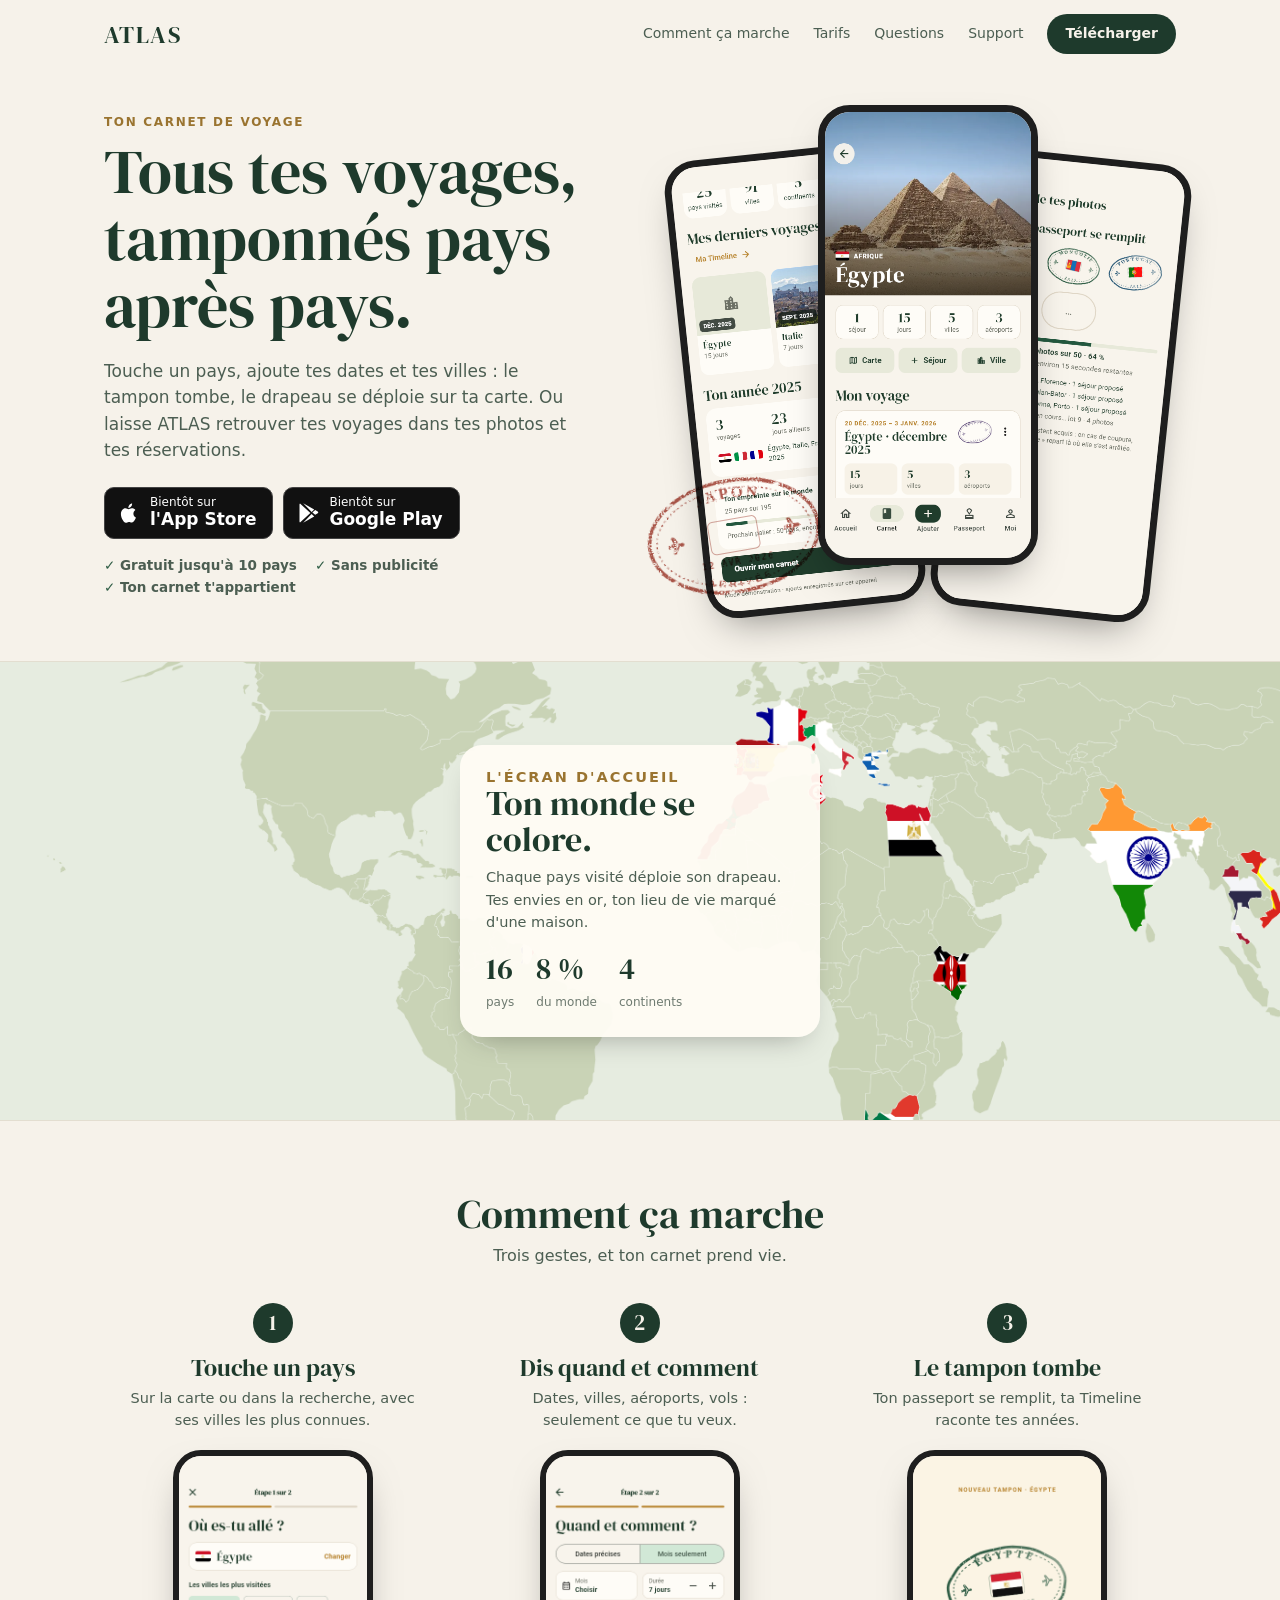
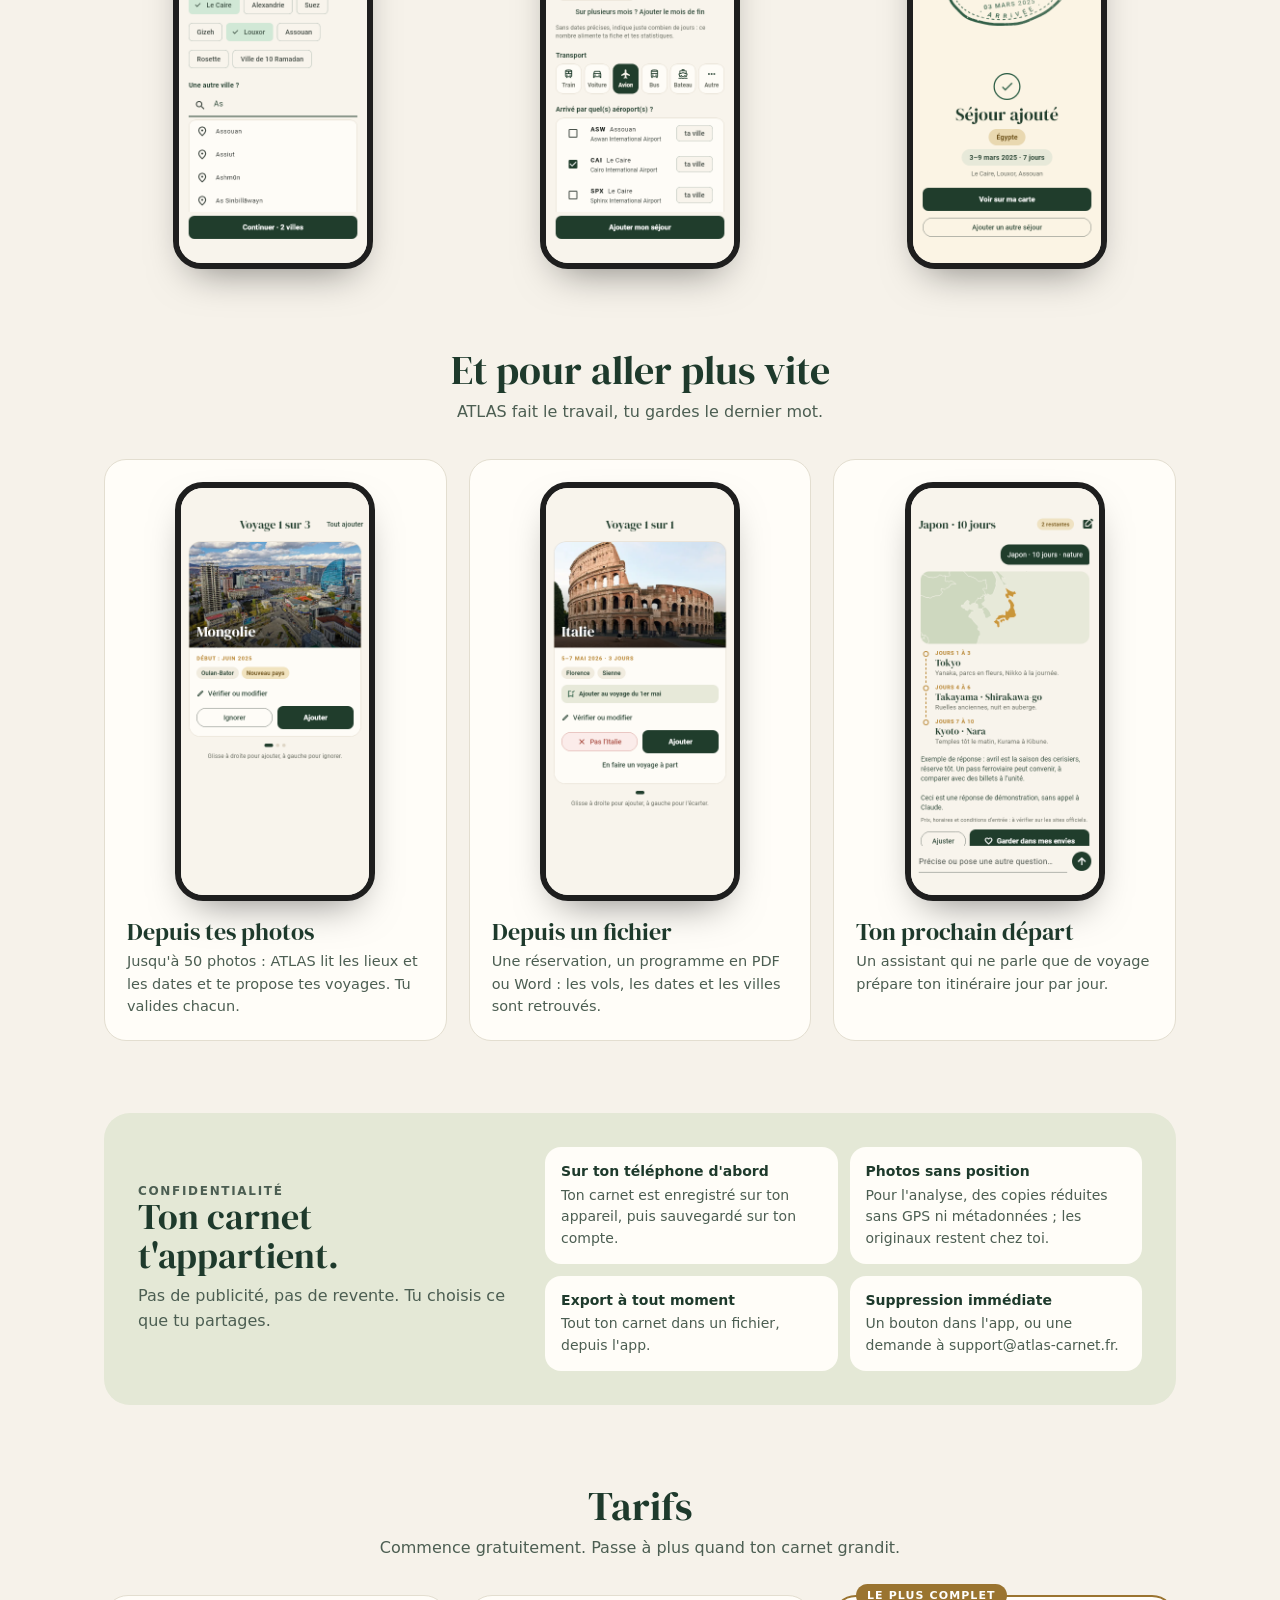
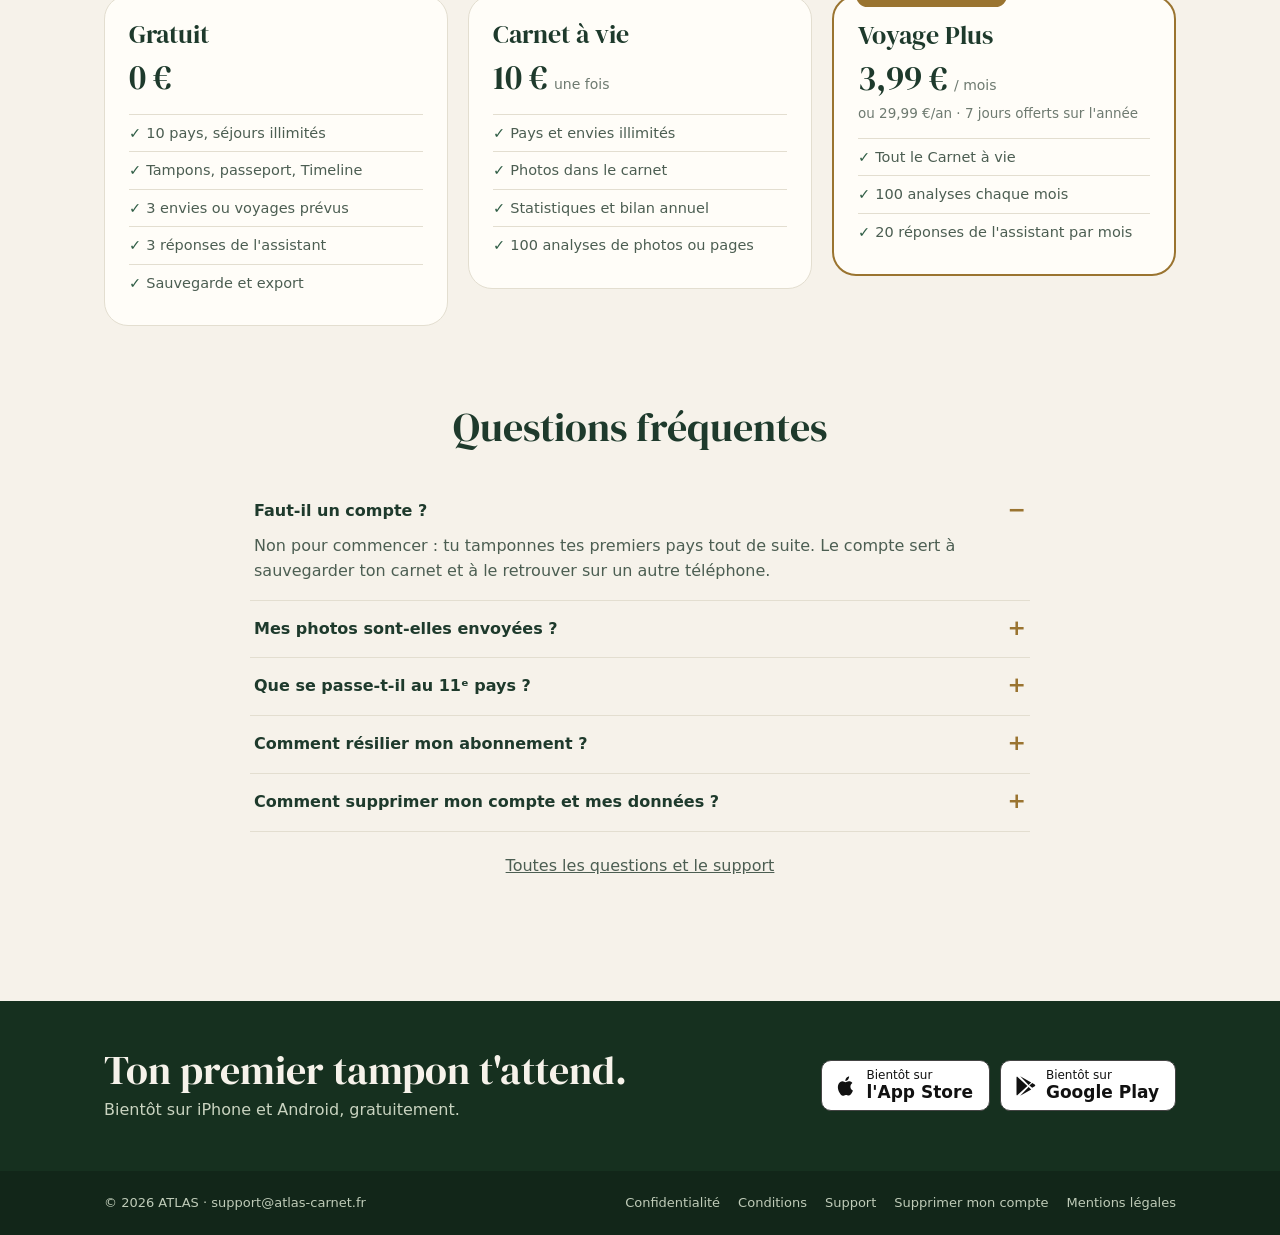
<file: index.html>
<!doctype html>
<html lang="fr"><head><meta charset="utf-8"><meta name="viewport" content="width=device-width,initial-scale=1">
<title>ATLAS · Ton carnet de voyage, tamponné pays après pays</title><meta name="description" content="Touche un pays, ajoute tes dates et tes villes : le tampon tombe, le drapeau se déploie sur ta carte. Gratuit jusqu'à 10 pays, sans publicité.">
<meta name="theme-color" content="#F6F2EA" media="(prefers-color-scheme: light)"><meta name="theme-color" content="#101A15" media="(prefers-color-scheme: dark)">
<meta property="og:title" content="ATLAS · Ton carnet de voyage, tamponné pays après pays"><meta property="og:description" content="Touche un pays, ajoute tes dates et tes villes : le tampon tombe, le drapeau se déploie sur ta carte. Gratuit jusqu'à 10 pays, sans publicité."><meta property="og:locale" content="fr_FR">
<link rel="icon" href="/assets/tampon.svg" type="image/svg+xml"><link rel="stylesheet" href="/style.css">
<link rel="preload" href="/assets/fonts/DMSerifDisplay-Regular.ttf" as="font" type="font/ttf" crossorigin></head>
<body><a class="skip" href="#contenu">Aller au contenu</a>
<header class="top"><div class="wrap"><a class="logo" href="/">ATLAS</a>
<nav class="main" aria-label="Navigation"><a href="/#comment">Comment ça marche</a><a href="/#tarifs">Tarifs</a><a href="/#questions">Questions</a><a href="/support/">Support</a><a class="dl" href="/#telecharger">Télécharger</a></nav></div></header>
<main id="contenu">
<div class="wrap hero">
  <div>
    <p class="k">Ton carnet de voyage</p>
    <h1>Tous tes voyages, tamponnés pays après pays.</h1>
    <p class="lead">Touche un pays, ajoute tes dates et tes villes : le tampon tombe, le drapeau se déploie sur ta carte. Ou laisse ATLAS retrouver tes voyages dans tes photos et tes réservations.</p>
    <div class="badges"><span class="badge"><svg viewBox="0 0 24 24" aria-hidden="true"><path d="M16.4 12.6c0-2.3 1.9-3.4 2-3.5-1.1-1.6-2.8-1.8-3.4-1.8-1.4-.1-2.8.9-3.5.9s-1.8-.9-3-.9C7 7.3 5.5 8.2 4.7 9.7c-1.7 2.9-.4 7.2 1.2 9.6.8 1.2 1.7 2.4 2.9 2.4s1.6-.8 3-.8 1.8.8 3 .7c1.3 0 2.1-1.2 2.8-2.3.9-1.3 1.3-2.6 1.3-2.7 0 0-2.5-1-2.5-4zM14.1 5.6c.6-.8 1.1-1.9 1-3-.9 0-2.1.6-2.7 1.4-.6.7-1.1 1.8-1 2.9 1 .1 2.1-.5 2.7-1.3z"/></svg><span>Bientôt sur<b>l'App Store</b></span></span><span class="badge"><svg viewBox="0 0 24 24" aria-hidden="true"><path d="M4 2.5l10.4 9.5L4 21.5c-.3-.2-.5-.6-.5-1v-17c0-.4.2-.8.5-1zm11.6 10.6l2.6 2.4-11 6.3 8.4-8.7zm0-2.2L7.2 2.2l11 6.3-2.6 2.4zm3.6-1.8l2.5 1.4c.7.4.7 1.4 0 1.8l-2.5 1.4-2.8-2.3 2.8-2.3z"/></svg><span>Bientôt sur<b>Google Play</b></span></span></div>
    <ul class="reass"><li>Gratuit jusqu'à 10 pays</li><li>Sans publicité</li><li>Ton carnet t'appartient</li></ul>
  </div>
  <div class="trio" aria-hidden="true">
    <img class="shot s1" src="/assets/captures/10-accueil-derniers-voyages.png" alt="" width="390" height="844">
    <img class="shot s2" src="/assets/captures/07-2-fiche-remplie-haut.png" alt="" width="390" height="844">
    <img class="shot s3" src="/assets/captures/17-2-analyse-tampons.png" alt="" width="390" height="844" loading="lazy">
    <img class="stamp" src="/assets/tampon.svg" alt="" width="220" height="150">
  </div>
</div>

<div class="mapband" role="img" aria-label="Carte du monde où chaque pays visité porte son drapeau">
  <div class="wrap"><div class="mapcard">
    <p class="k">L'écran d'accueil</p><h2>Ton monde se colore.</h2>
    <p>Chaque pays visité déploie son drapeau. Tes envies en or, ton lieu de vie marqué d'une maison.</p>
    <div class="nums"><div><b>16</b><span>pays</span></div><div><b>8 %</b><span>du monde</span></div><div><b>4</b><span>continents</span></div></div>
  </div></div>
</div>

<section class="s" id="comment"><div class="wrap">
  <h2>Comment ça marche</h2><p class="sub">Trois gestes, et ton carnet prend vie.</p>
  <div class="steps">
    <div><div class="n">1</div><h3>Touche un pays</h3><p>Sur la carte ou dans la recherche, avec ses villes les plus connues.</p><img class="shot" src="/assets/captures/02-etape-1-ou.png" alt="Écran « Où es-tu allé ? » avec l'Égypte et ses villes" width="390" height="844" loading="lazy"></div>
    <div><div class="n">2</div><h3>Dis quand et comment</h3><p>Dates, villes, aéroports, vols : seulement ce que tu veux.</p><img class="shot" src="/assets/captures/02-etape-2-quand-comment.png" alt="Écran « Quand et comment ? » avec les dates et les aéroports" width="390" height="844" loading="lazy"></div>
    <div><div class="n">3</div><h3>Le tampon tombe</h3><p>Ton passeport se remplit, ta Timeline raconte tes années.</p><img class="shot" src="/assets/captures/03-3-sejour-ajoute.png" alt="Tampon d'arrivée en Égypte et message « Séjour ajouté »" width="390" height="844" loading="lazy"></div>
  </div>
</div></section>

<section class="s"><div class="wrap">
  <h2>Et pour aller plus vite</h2><p class="sub">ATLAS fait le travail, tu gardes le dernier mot.</p>
  <div class="feat">
    <article><img class="shot" src="/assets/captures/17-3-tri-voyages.png" alt="Tri des voyages proposés depuis des photos" width="390" height="844" loading="lazy"><h3>Depuis tes photos</h3><p>Jusqu'à 50 photos : ATLAS lit les lieux et les dates et te propose tes voyages. Tu valides chacun.</p></article>
    <article><img class="shot" src="/assets/captures/19-4-voyage-existant.png" alt="Voyage retrouvé dans un document" width="390" height="844" loading="lazy"><h3>Depuis un fichier</h3><p>Une réservation, un programme en PDF ou Word : les vols, les dates et les villes sont retrouvés.</p></article>
    <article><img class="shot" src="/assets/captures/18-2-assistant-itineraire.png" alt="Itinéraire jour par jour proposé par l'assistant" width="390" height="844" loading="lazy"><h3>Ton prochain départ</h3><p>Un assistant qui ne parle que de voyage prépare ton itinéraire jour par jour.</p></article>
  </div>
  <div class="priv">
    <div><p class="k">Confidentialité</p><h2>Ton carnet t'appartient.</h2><p>Pas de publicité, pas de revente. Tu choisis ce que tu partages.</p></div>
    <div class="pts">
      <div><b>Sur ton téléphone d'abord</b>Ton carnet est enregistré sur ton appareil, puis sauvegardé sur ton compte.</div>
      <div><b>Photos sans position</b>Pour l'analyse, des copies réduites sans GPS ni métadonnées ; les originaux restent chez toi.</div>
      <div><b>Export à tout moment</b>Tout ton carnet dans un fichier, depuis l'app.</div>
      <div><b>Suppression immédiate</b>Un bouton dans l'app, ou une demande à support@atlas-carnet.fr.</div>
    </div>
  </div>
</div></section>

<section class="s" id="tarifs"><div class="wrap">
  <h2>Tarifs</h2><p class="sub">Commence gratuitement. Passe à plus quand ton carnet grandit.</p>
  <div class="plans">
    <div class="plan"><h3>Gratuit</h3><p class="pr">0 €</p><ul><li>10 pays, séjours illimités</li><li>Tampons, passeport, Timeline</li><li>3 envies ou voyages prévus</li><li>3 réponses de l'assistant</li><li>Sauvegarde et export</li></ul></div>
    <div class="plan"><h3>Carnet à vie</h3><p class="pr">10 € <small>une fois</small></p><ul><li>Pays et envies illimités</li><li>Photos dans le carnet</li><li>Statistiques et bilan annuel</li><li>100 analyses de photos ou pages</li></ul></div>
    <div class="plan on"><span class="tg">LE PLUS COMPLET</span><h3>Voyage Plus</h3><p class="pr">3,99 € <small>/ mois</small></p><p class="note">ou 29,99 €/an · 7 jours offerts sur l'année</p><ul><li>Tout le Carnet à vie</li><li>100 analyses chaque mois</li><li>20 réponses de l'assistant par mois</li></ul></div>
  </div>
</div></section>

<section class="s" id="questions"><div class="wrap">
  <h2>Questions fréquentes</h2><p class="sub"></p>
  <div class="faq">
    <details open><summary>Faut-il un compte ?</summary><p>Non pour commencer : tu tamponnes tes premiers pays tout de suite. Le compte sert à sauvegarder ton carnet et à le retrouver sur un autre téléphone.</p></details>
    <details><summary>Mes photos sont-elles envoyées ?</summary><p>Non, sauf si tu demandes une analyse IA. Dans ce cas, seules des copies réduites, sans position GPS, sont envoyées, et le serveur ne les garde pas.</p></details>
    <details><summary>Que se passe-t-il au 11ᵉ pays ?</summary><p>La formule gratuite compte jusqu'à 10 pays, avec des séjours illimités. Au 11ᵉ, l'app te propose le Carnet à vie ou Voyage Plus ; rien de ce que tu as déjà ajouté n'est perdu.</p></details>
    <details><summary>Comment résilier mon abonnement ?</summary><p>Chez Apple (Réglages → ton nom → Abonnements) ou Google (Play Store → Paiements et abonnements). Un raccourci est dans l'app : Moi → Gérer mon abonnement.</p></details>
    <details><summary>Comment supprimer mon compte et mes données ?</summary><p>Dans l'app, onglet Moi, tout en bas. Ou sans l'app : voir <a href="/suppression-compte/">Supprimer mon compte</a>.</p></details>
  </div>
  <p class="sub" style="margin-top:22px"><a href="/support/">Toutes les questions et le support</a></p>
</div></section>
</main>
<div class="final" id="telecharger"><div class="wrap"><div><h2>Ton premier tampon t'attend.</h2><p>Bientôt sur iPhone et Android, gratuitement.</p></div><div class="badges"><span class="badge"><svg viewBox="0 0 24 24" aria-hidden="true"><path d="M16.4 12.6c0-2.3 1.9-3.4 2-3.5-1.1-1.6-2.8-1.8-3.4-1.8-1.4-.1-2.8.9-3.5.9s-1.8-.9-3-.9C7 7.3 5.5 8.2 4.7 9.7c-1.7 2.9-.4 7.2 1.2 9.6.8 1.2 1.7 2.4 2.9 2.4s1.6-.8 3-.8 1.8.8 3 .7c1.3 0 2.1-1.2 2.8-2.3.9-1.3 1.3-2.6 1.3-2.7 0 0-2.5-1-2.5-4zM14.1 5.6c.6-.8 1.1-1.9 1-3-.9 0-2.1.6-2.7 1.4-.6.7-1.1 1.8-1 2.9 1 .1 2.1-.5 2.7-1.3z"/></svg><span>Bientôt sur<b>l'App Store</b></span></span><span class="badge"><svg viewBox="0 0 24 24" aria-hidden="true"><path d="M4 2.5l10.4 9.5L4 21.5c-.3-.2-.5-.6-.5-1v-17c0-.4.2-.8.5-1zm11.6 10.6l2.6 2.4-11 6.3 8.4-8.7zm0-2.2L7.2 2.2l11 6.3-2.6 2.4zm3.6-1.8l2.5 1.4c.7.4.7 1.4 0 1.8l-2.5 1.4-2.8-2.3 2.8-2.3z"/></svg><span>Bientôt sur<b>Google Play</b></span></span></div></div></div>
<footer><div class="wrap"><span>© 2026 ATLAS · <a href="mailto:support@atlas-carnet.fr">support@atlas-carnet.fr</a></span>
<nav aria-label="Pages légales"><a href="/confidentialite/">Confidentialité</a><a href="/conditions/">Conditions</a><a href="/support/">Support</a><a href="/suppression-compte/">Supprimer mon compte</a><a href="/mentions-legales/">Mentions légales</a></nav></div></footer></body></html>
</file>
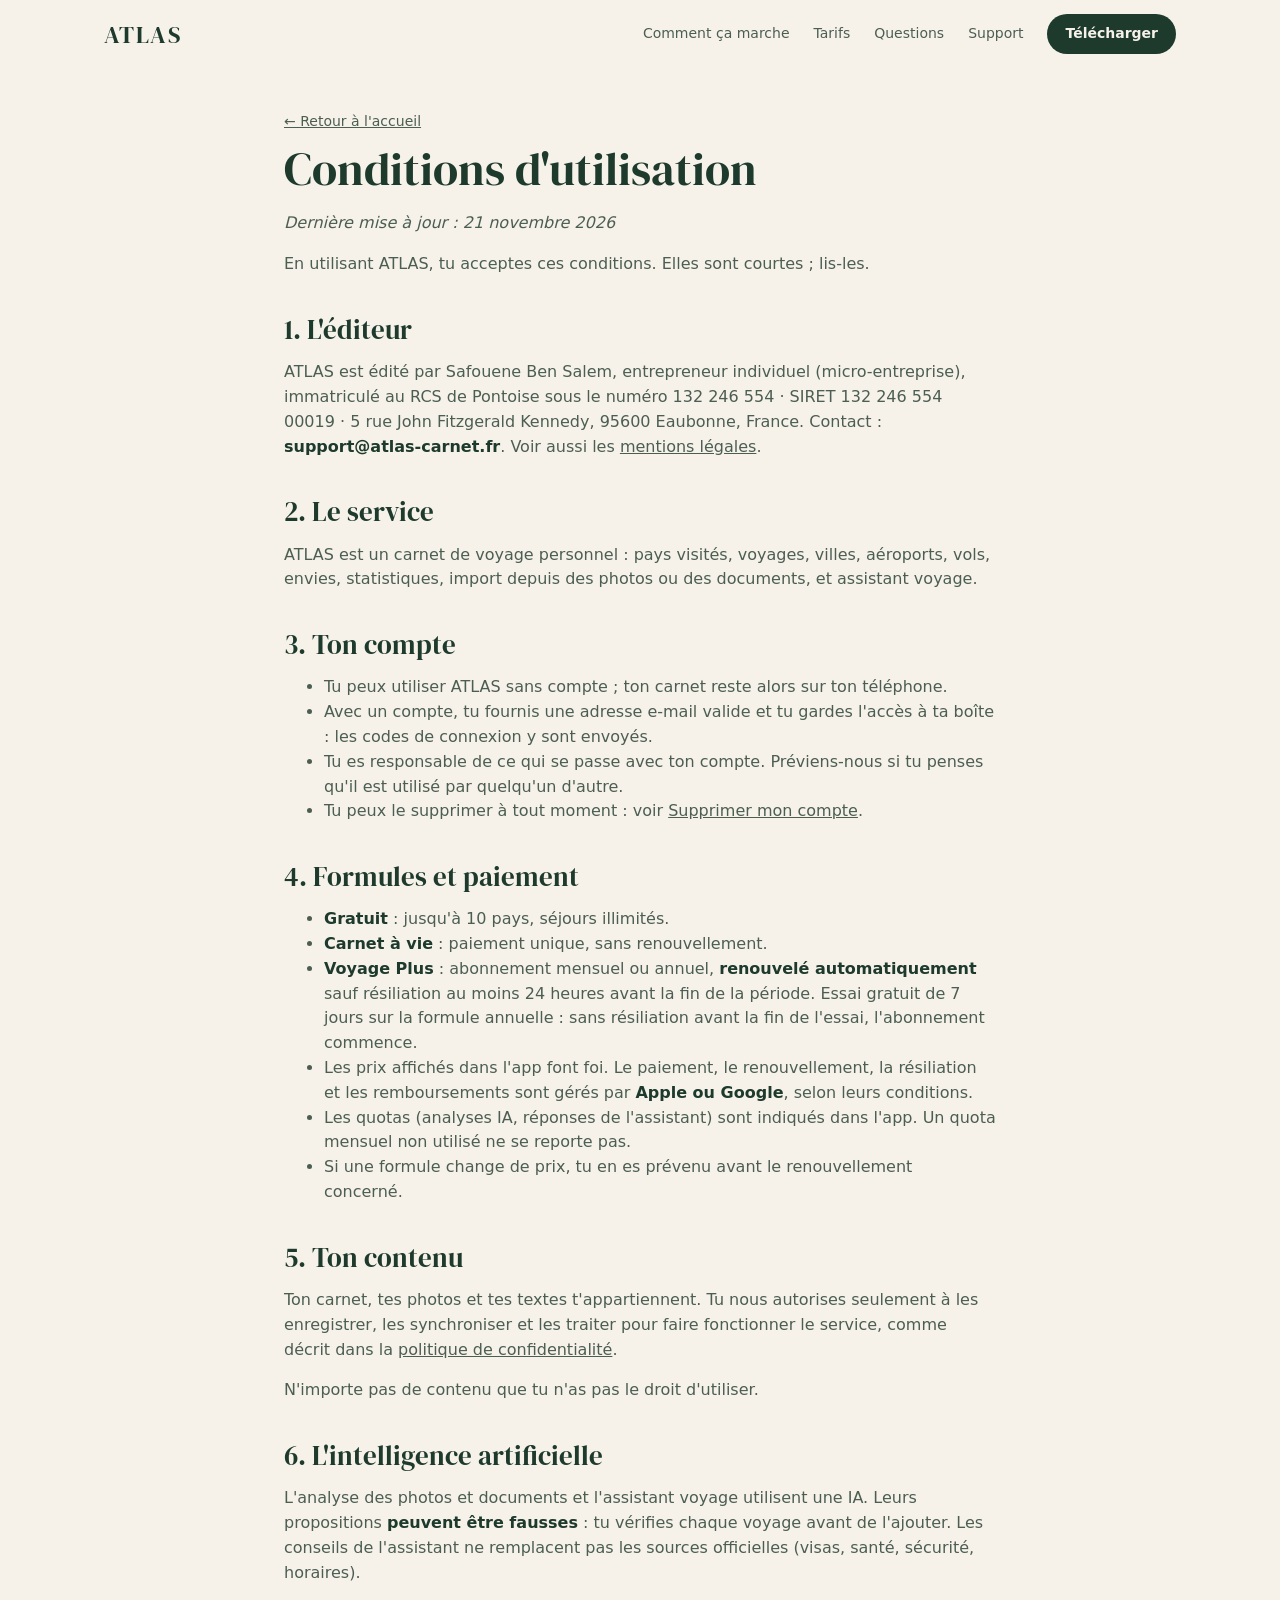
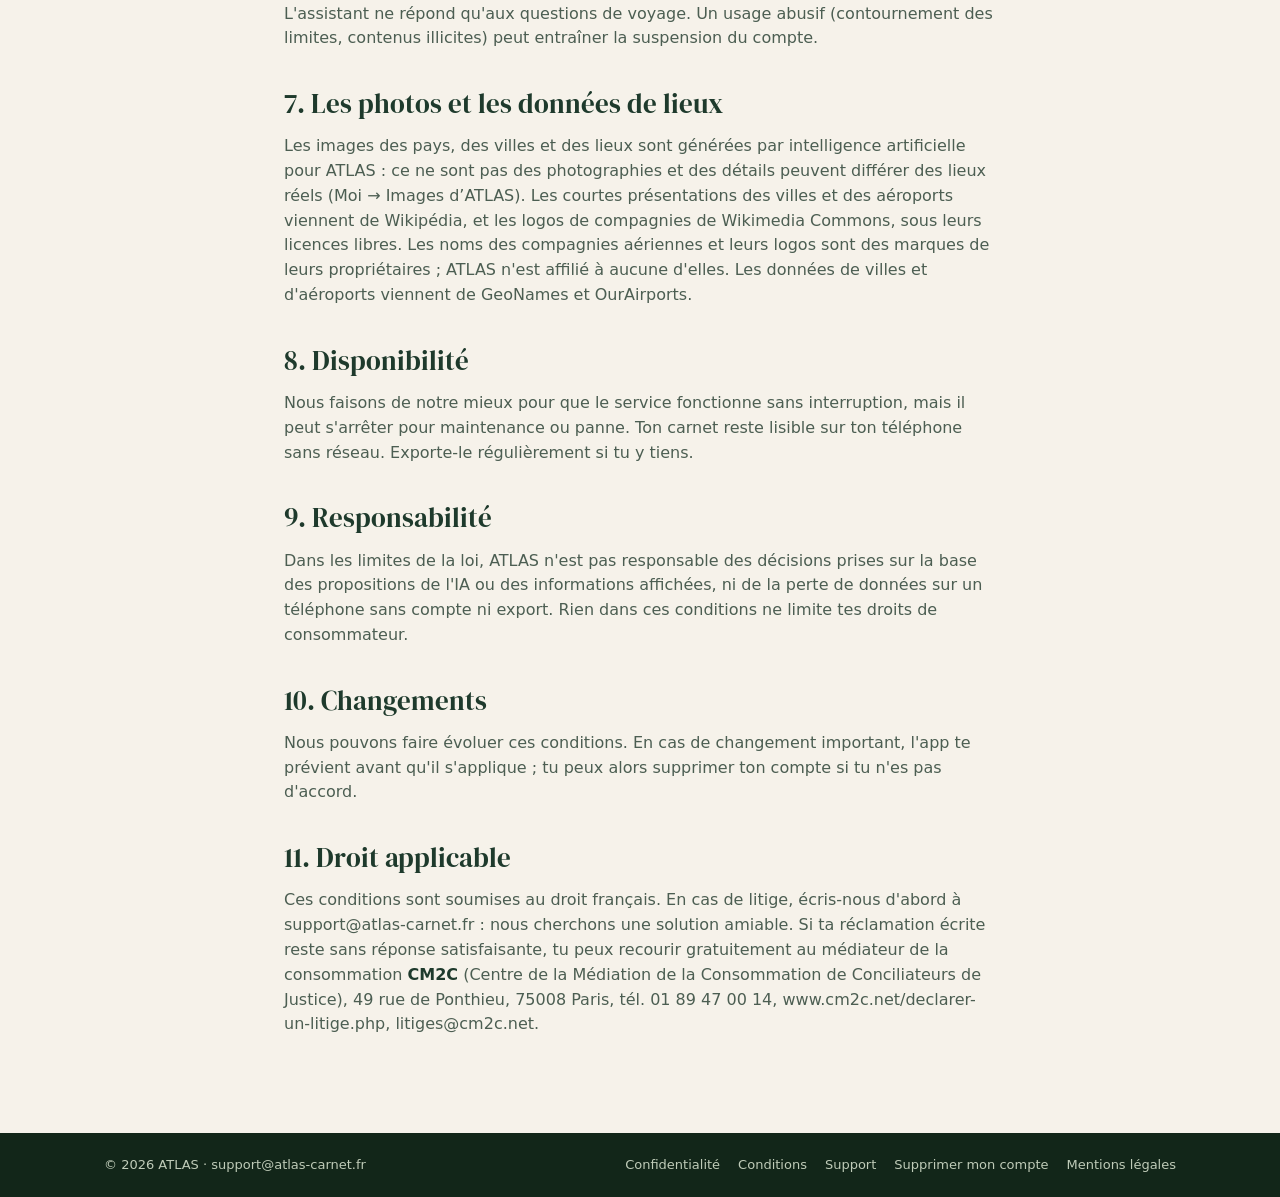
<file: conditions/index.html>
<!doctype html>
<html lang="fr"><head><meta charset="utf-8"><meta name="viewport" content="width=device-width,initial-scale=1">
<title>Conditions d'utilisation · ATLAS</title><meta name="description" content="Conditions d'utilisation d'ATLAS, le carnet de voyage tamponné pays après pays.">
<meta name="theme-color" content="#F6F2EA" media="(prefers-color-scheme: light)"><meta name="theme-color" content="#101A15" media="(prefers-color-scheme: dark)">
<meta property="og:title" content="Conditions d'utilisation · ATLAS"><meta property="og:description" content="Conditions d'utilisation d'ATLAS, le carnet de voyage tamponné pays après pays."><meta property="og:locale" content="fr_FR">
<link rel="icon" href="/assets/tampon.svg" type="image/svg+xml"><link rel="stylesheet" href="/style.css">
<link rel="preload" href="/assets/fonts/DMSerifDisplay-Regular.ttf" as="font" type="font/ttf" crossorigin></head>
<body><a class="skip" href="#contenu">Aller au contenu</a><header class="top"><div class="wrap"><a class="logo" href="/">ATLAS</a>
<nav class="main" aria-label="Navigation"><a href="/#comment">Comment ça marche</a><a href="/#tarifs">Tarifs</a><a href="/#questions">Questions</a><a href="/support/">Support</a><a class="dl" href="/#telecharger">Télécharger</a></nav></div></header><main id="contenu" class="doc"><a class="back" href="/">← Retour à l'accueil</a>
<h1>Conditions d'utilisation</h1>
<p><em>Dernière mise à jour : 21 novembre 2026</em></p>
<p>En utilisant ATLAS, tu acceptes ces conditions. Elles sont courtes ; lis-les.</p>
<h2>1. L'éditeur</h2>
<p>ATLAS est édité par Safouene Ben Salem, entrepreneur individuel (micro-entreprise), immatriculé au RCS de Pontoise sous le numéro 132 246 554 · SIRET 132 246 554 00019 · 5 rue John Fitzgerald Kennedy, 95600 Eaubonne, France. Contact : <strong>support@atlas-carnet.fr</strong>. Voir aussi les <a href="/mentions-legales/">mentions légales</a>.</p>
<h2>2. Le service</h2>
<p>ATLAS est un carnet de voyage personnel : pays visités, voyages, villes, aéroports, vols, envies, statistiques, import depuis des photos ou des documents, et assistant voyage.</p>
<h2>3. Ton compte</h2>
<ul><li>Tu peux utiliser ATLAS sans compte ; ton carnet reste alors sur ton téléphone.</li><li>Avec un compte, tu fournis une adresse e-mail valide et tu gardes l'accès à ta boîte : les codes de connexion y sont envoyés.</li><li>Tu es responsable de ce qui se passe avec ton compte. Préviens-nous si tu penses qu'il est utilisé par quelqu'un d'autre.</li><li>Tu peux le supprimer à tout moment : voir <a href="/suppression-compte/">Supprimer mon compte</a>.</li></ul>
<h2>4. Formules et paiement</h2>
<ul><li><strong>Gratuit</strong> : jusqu'à 10 pays, séjours illimités.</li><li><strong>Carnet à vie</strong> : paiement unique, sans renouvellement.</li><li><strong>Voyage Plus</strong> : abonnement mensuel ou annuel, <strong>renouvelé automatiquement</strong> sauf résiliation au moins 24 heures avant la fin de la période. Essai gratuit de 7 jours sur la formule annuelle : sans résiliation avant la fin de l'essai, l'abonnement commence.</li><li>Les prix affichés dans l'app font foi. Le paiement, le renouvellement, la résiliation et les remboursements sont gérés par <strong>Apple ou Google</strong>, selon leurs conditions.</li><li>Les quotas (analyses IA, réponses de l'assistant) sont indiqués dans l'app. Un quota mensuel non utilisé ne se reporte pas.</li><li>Si une formule change de prix, tu en es prévenu avant le renouvellement concerné.</li></ul>
<h2>5. Ton contenu</h2>
<p>Ton carnet, tes photos et tes textes t'appartiennent. Tu nous autorises seulement à les enregistrer, les synchroniser et les traiter pour faire fonctionner le service, comme décrit dans la <a href="/confidentialite/">politique de confidentialité</a>.</p>
<p>N'importe pas de contenu que tu n'as pas le droit d'utiliser.</p>
<h2>6. L'intelligence artificielle</h2>
<p>L'analyse des photos et documents et l'assistant voyage utilisent une IA. Leurs propositions <strong>peuvent être fausses</strong> : tu vérifies chaque voyage avant de l'ajouter. Les conseils de l'assistant ne remplacent pas les sources officielles (visas, santé, sécurité, horaires).</p>
<p>L'assistant ne répond qu'aux questions de voyage. Un usage abusif (contournement des limites, contenus illicites) peut entraîner la suspension du compte.</p>
<h2>7. Les photos et les données de lieux</h2>
<p>Les images des pays, des villes et des lieux sont générées par intelligence artificielle pour ATLAS : ce ne sont pas des photographies et des détails peuvent différer des lieux réels (Moi → Images d’ATLAS). Les courtes présentations des villes et des aéroports viennent de Wikipédia, et les logos de compagnies de Wikimedia Commons, sous leurs licences libres. Les noms des compagnies aériennes et leurs logos sont des marques de leurs propriétaires ; ATLAS n'est affilié à aucune d'elles. Les données de villes et d'aéroports viennent de GeoNames et OurAirports.</p>
<h2>8. Disponibilité</h2>
<p>Nous faisons de notre mieux pour que le service fonctionne sans interruption, mais il peut s'arrêter pour maintenance ou panne. Ton carnet reste lisible sur ton téléphone sans réseau. Exporte-le régulièrement si tu y tiens.</p>
<h2>9. Responsabilité</h2>
<p>Dans les limites de la loi, ATLAS n'est pas responsable des décisions prises sur la base des propositions de l'IA ou des informations affichées, ni de la perte de données sur un téléphone sans compte ni export. Rien dans ces conditions ne limite tes droits de consommateur.</p>
<h2>10. Changements</h2>
<p>Nous pouvons faire évoluer ces conditions. En cas de changement important, l'app te prévient avant qu'il s'applique ; tu peux alors supprimer ton compte si tu n'es pas d'accord.</p>
<h2>11. Droit applicable</h2>
<p>Ces conditions sont soumises au droit français. En cas de litige, écris-nous d'abord à support@atlas-carnet.fr : nous cherchons une solution amiable. Si ta réclamation écrite reste sans réponse satisfaisante, tu peux recourir gratuitement au médiateur de la consommation <strong>CM2C</strong> (Centre de la Médiation de la Consommation de Conciliateurs de Justice), 49 rue de Ponthieu, 75008 Paris, tél. 01 89 47 00 14, www.cm2c.net/declarer-un-litige.php, litiges@cm2c.net.</p></main><footer><div class="wrap"><span>© 2026 ATLAS · <a href="mailto:support@atlas-carnet.fr">support@atlas-carnet.fr</a></span>
<nav aria-label="Pages légales"><a href="/confidentialite/">Confidentialité</a><a href="/conditions/">Conditions</a><a href="/support/">Support</a><a href="/suppression-compte/">Supprimer mon compte</a><a href="/mentions-legales/">Mentions légales</a></nav></div></footer></body></html>
</file>
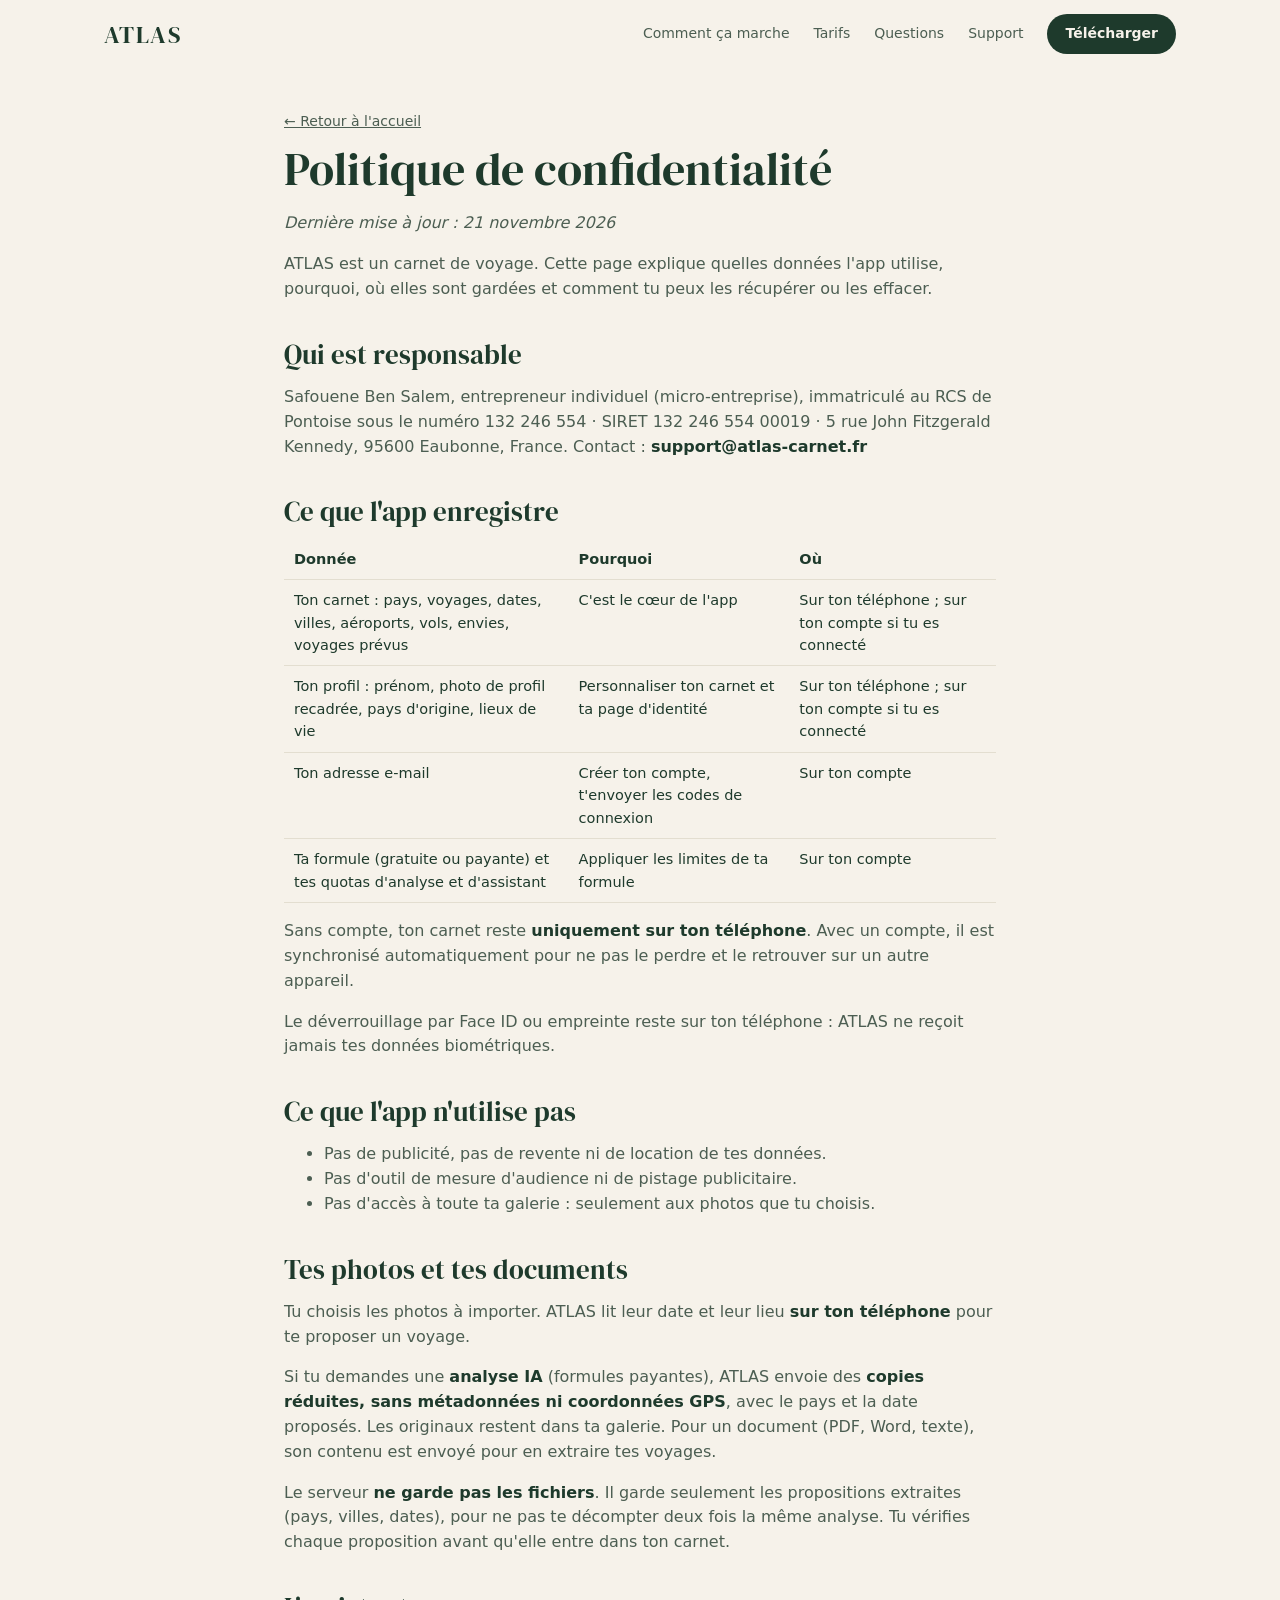
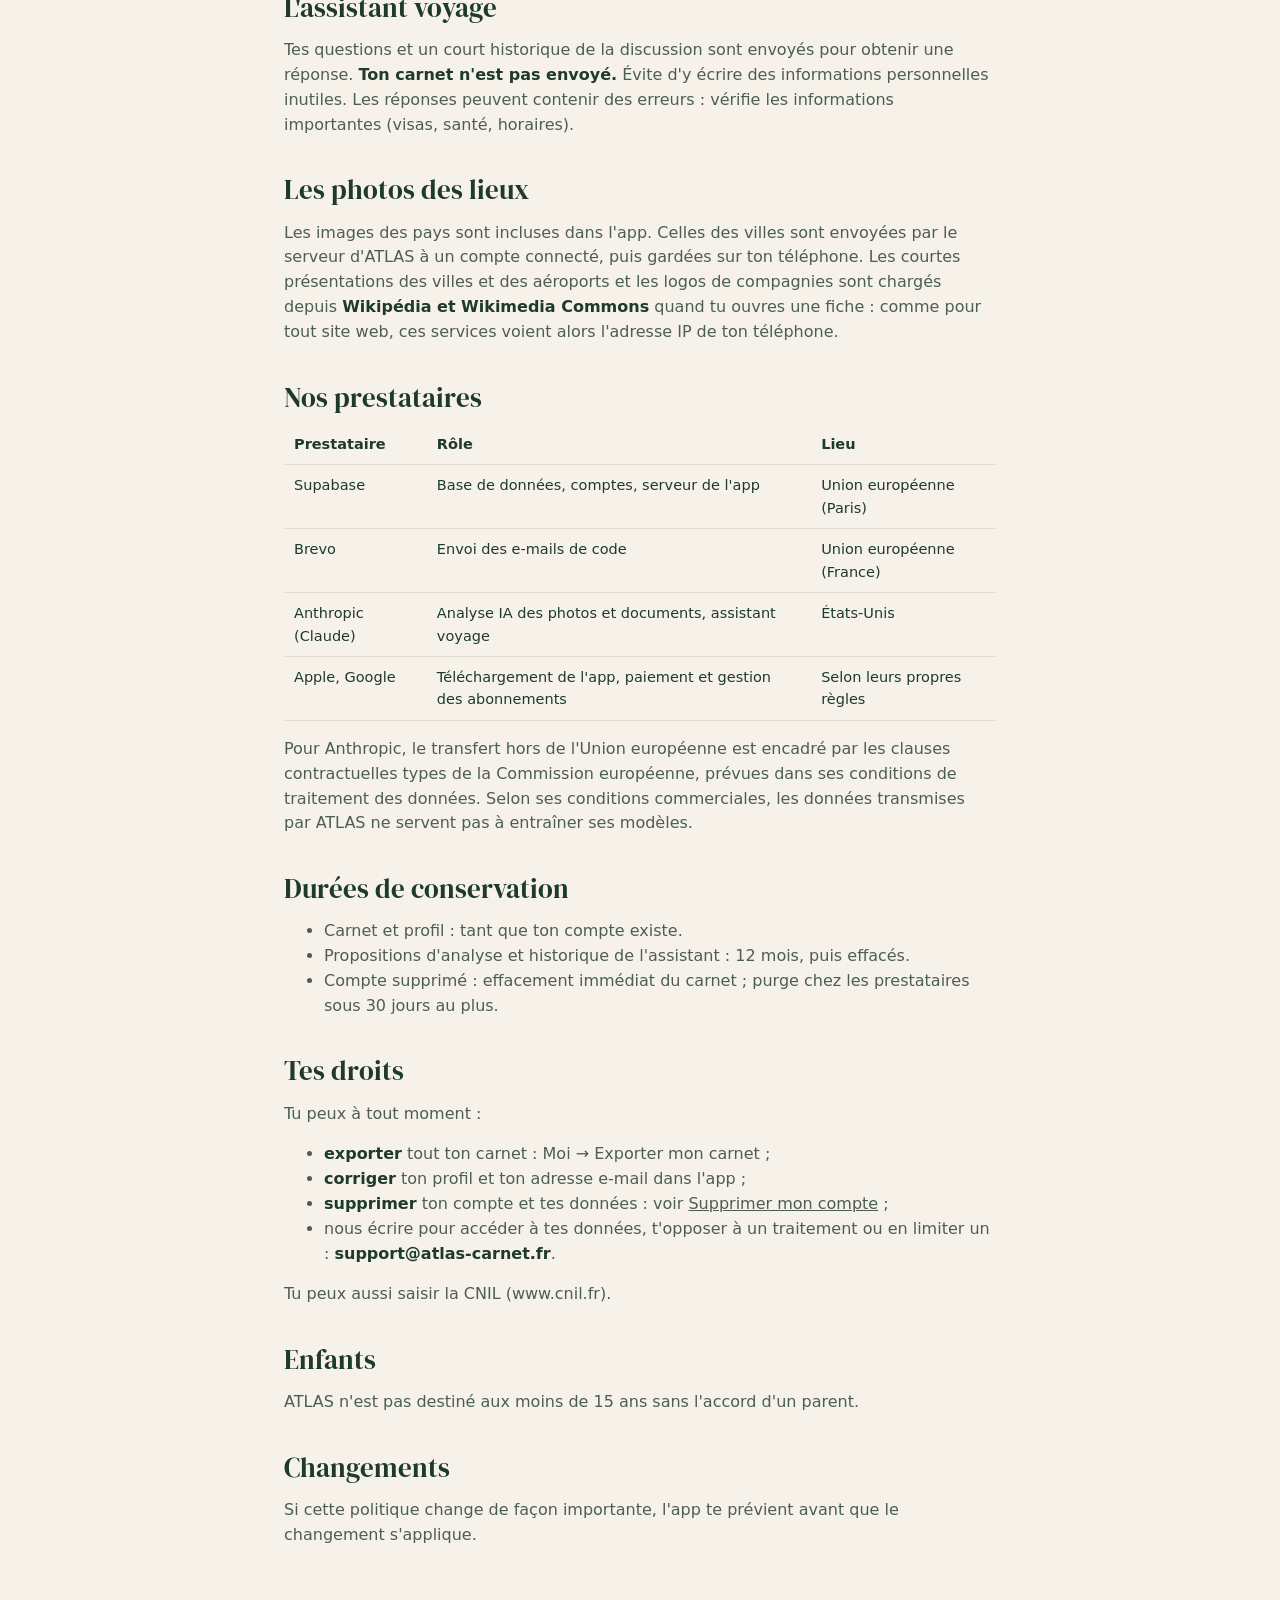
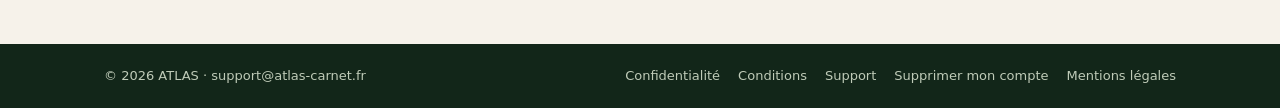
<file: confidentialite/index.html>
<!doctype html>
<html lang="fr"><head><meta charset="utf-8"><meta name="viewport" content="width=device-width,initial-scale=1">
<title>Politique de confidentialité · ATLAS</title><meta name="description" content="Politique de confidentialité d'ATLAS, le carnet de voyage tamponné pays après pays.">
<meta name="theme-color" content="#F6F2EA" media="(prefers-color-scheme: light)"><meta name="theme-color" content="#101A15" media="(prefers-color-scheme: dark)">
<meta property="og:title" content="Politique de confidentialité · ATLAS"><meta property="og:description" content="Politique de confidentialité d'ATLAS, le carnet de voyage tamponné pays après pays."><meta property="og:locale" content="fr_FR">
<link rel="icon" href="/assets/tampon.svg" type="image/svg+xml"><link rel="stylesheet" href="/style.css">
<link rel="preload" href="/assets/fonts/DMSerifDisplay-Regular.ttf" as="font" type="font/ttf" crossorigin></head>
<body><a class="skip" href="#contenu">Aller au contenu</a><header class="top"><div class="wrap"><a class="logo" href="/">ATLAS</a>
<nav class="main" aria-label="Navigation"><a href="/#comment">Comment ça marche</a><a href="/#tarifs">Tarifs</a><a href="/#questions">Questions</a><a href="/support/">Support</a><a class="dl" href="/#telecharger">Télécharger</a></nav></div></header><main id="contenu" class="doc"><a class="back" href="/">← Retour à l'accueil</a>
<h1>Politique de confidentialité</h1>
<p><em>Dernière mise à jour : 21 novembre 2026</em></p>
<p>ATLAS est un carnet de voyage. Cette page explique quelles données l'app utilise, pourquoi, où elles sont gardées et comment tu peux les récupérer ou les effacer.</p>
<h2>Qui est responsable</h2>
<p>Safouene Ben Salem, entrepreneur individuel (micro-entreprise), immatriculé au RCS de Pontoise sous le numéro 132 246 554 · SIRET 132 246 554 00019 · 5 rue John Fitzgerald Kennedy, 95600 Eaubonne, France. Contact : <strong>support@atlas-carnet.fr</strong></p>
<h2>Ce que l'app enregistre</h2>
<table><thead><tr><th>Donnée</th><th>Pourquoi</th><th>Où</th></tr></thead><tbody><tr><td>Ton carnet : pays, voyages, dates, villes, aéroports, vols, envies, voyages prévus</td><td>C'est le cœur de l'app</td><td>Sur ton téléphone ; sur ton compte si tu es connecté</td></tr><tr><td>Ton profil : prénom, photo de profil recadrée, pays d'origine, lieux de vie</td><td>Personnaliser ton carnet et ta page d'identité</td><td>Sur ton téléphone ; sur ton compte si tu es connecté</td></tr><tr><td>Ton adresse e-mail</td><td>Créer ton compte, t'envoyer les codes de connexion</td><td>Sur ton compte</td></tr><tr><td>Ta formule (gratuite ou payante) et tes quotas d'analyse et d'assistant</td><td>Appliquer les limites de ta formule</td><td>Sur ton compte</td></tr></tbody></table>
<p>Sans compte, ton carnet reste <strong>uniquement sur ton téléphone</strong>. Avec un compte, il est synchronisé automatiquement pour ne pas le perdre et le retrouver sur un autre appareil.</p>
<p>Le déverrouillage par Face ID ou empreinte reste sur ton téléphone : ATLAS ne reçoit jamais tes données biométriques.</p>
<h2>Ce que l'app n'utilise pas</h2>
<ul><li>Pas de publicité, pas de revente ni de location de tes données.</li><li>Pas d'outil de mesure d'audience ni de pistage publicitaire.</li><li>Pas d'accès à toute ta galerie : seulement aux photos que tu choisis.</li></ul>
<h2>Tes photos et tes documents</h2>
<p>Tu choisis les photos à importer. ATLAS lit leur date et leur lieu <strong>sur ton téléphone</strong> pour te proposer un voyage.</p>
<p>Si tu demandes une <strong>analyse IA</strong> (formules payantes), ATLAS envoie des <strong>copies réduites, sans métadonnées ni coordonnées GPS</strong>, avec le pays et la date proposés. Les originaux restent dans ta galerie. Pour un document (PDF, Word, texte), son contenu est envoyé pour en extraire tes voyages.</p>
<p>Le serveur <strong>ne garde pas les fichiers</strong>. Il garde seulement les propositions extraites (pays, villes, dates), pour ne pas te décompter deux fois la même analyse. Tu vérifies chaque proposition avant qu'elle entre dans ton carnet.</p>
<h2>L'assistant voyage</h2>
<p>Tes questions et un court historique de la discussion sont envoyés pour obtenir une réponse. <strong>Ton carnet n'est pas envoyé.</strong> Évite d'y écrire des informations personnelles inutiles. Les réponses peuvent contenir des erreurs : vérifie les informations importantes (visas, santé, horaires).</p>
<h2>Les photos des lieux</h2>
<p>Les images des pays sont incluses dans l'app. Celles des villes sont envoyées par le serveur d'ATLAS à un compte connecté, puis gardées sur ton téléphone. Les courtes présentations des villes et des aéroports et les logos de compagnies sont chargés depuis <strong>Wikipédia et Wikimedia Commons</strong> quand tu ouvres une fiche : comme pour tout site web, ces services voient alors l'adresse IP de ton téléphone.</p>
<h2>Nos prestataires</h2>
<table><thead><tr><th>Prestataire</th><th>Rôle</th><th>Lieu</th></tr></thead><tbody><tr><td>Supabase</td><td>Base de données, comptes, serveur de l'app</td><td>Union européenne (Paris)</td></tr><tr><td>Brevo</td><td>Envoi des e-mails de code</td><td>Union européenne (France)</td></tr><tr><td>Anthropic (Claude)</td><td>Analyse IA des photos et documents, assistant voyage</td><td>États-Unis</td></tr><tr><td>Apple, Google</td><td>Téléchargement de l'app, paiement et gestion des abonnements</td><td>Selon leurs propres règles</td></tr></tbody></table>
<p>Pour Anthropic, le transfert hors de l'Union européenne est encadré par les clauses contractuelles types de la Commission européenne, prévues dans ses conditions de traitement des données. Selon ses conditions commerciales, les données transmises par ATLAS ne servent pas à entraîner ses modèles.</p>
<h2>Durées de conservation</h2>
<ul><li>Carnet et profil : tant que ton compte existe.</li><li>Propositions d'analyse et historique de l'assistant : 12 mois, puis effacés.</li><li>Compte supprimé : effacement immédiat du carnet ; purge chez les prestataires sous 30 jours au plus.</li></ul>
<h2>Tes droits</h2>
<p>Tu peux à tout moment :</p>
<ul><li><strong>exporter</strong> tout ton carnet : Moi → Exporter mon carnet ;</li><li><strong>corriger</strong> ton profil et ton adresse e-mail dans l'app ;</li><li><strong>supprimer</strong> ton compte et tes données : voir <a href="/suppression-compte/">Supprimer mon compte</a> ;</li><li>nous écrire pour accéder à tes données, t'opposer à un traitement ou en limiter un : <strong>support@atlas-carnet.fr</strong>.</li></ul>
<p>Tu peux aussi saisir la CNIL (www.cnil.fr).</p>
<h2>Enfants</h2>
<p>ATLAS n'est pas destiné aux moins de 15 ans sans l'accord d'un parent.</p>
<h2>Changements</h2>
<p>Si cette politique change de façon importante, l'app te prévient avant que le changement s'applique.</p></main><footer><div class="wrap"><span>© 2026 ATLAS · <a href="mailto:support@atlas-carnet.fr">support@atlas-carnet.fr</a></span>
<nav aria-label="Pages légales"><a href="/confidentialite/">Confidentialité</a><a href="/conditions/">Conditions</a><a href="/support/">Support</a><a href="/suppression-compte/">Supprimer mon compte</a><a href="/mentions-legales/">Mentions légales</a></nav></div></footer></body></html>
</file>
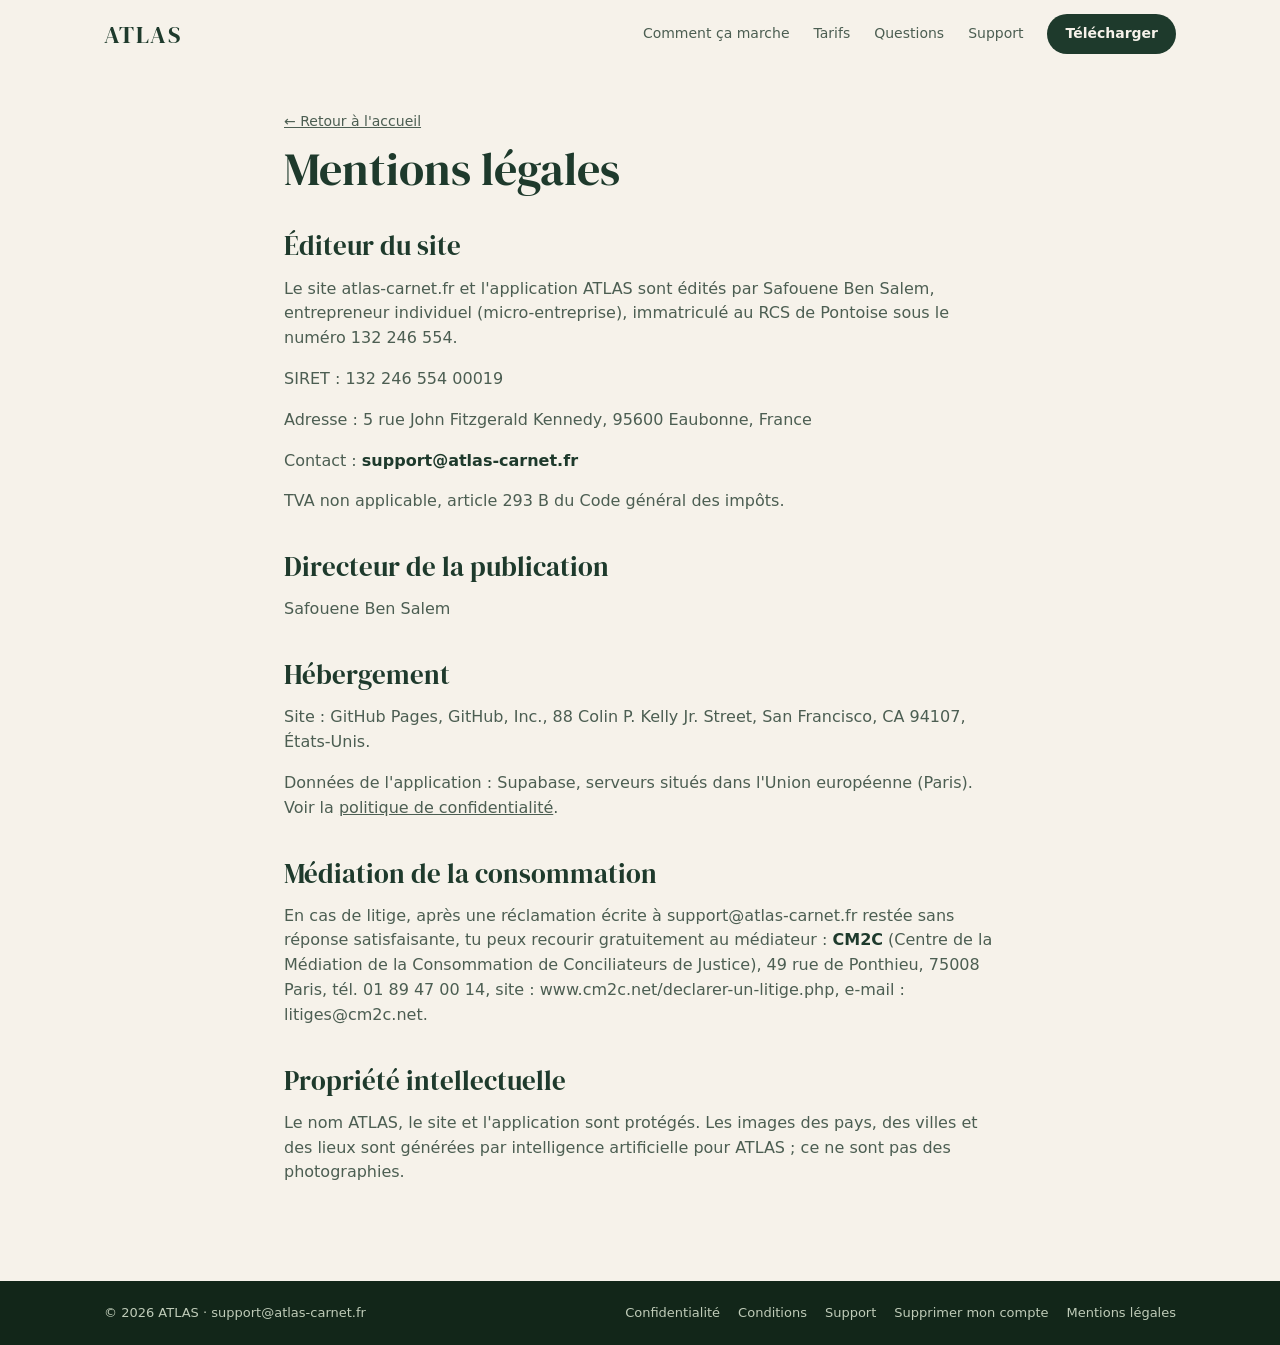
<file: mentions-legales/index.html>
<!doctype html>
<html lang="fr"><head><meta charset="utf-8"><meta name="viewport" content="width=device-width,initial-scale=1">
<title>Mentions légales · ATLAS</title><meta name="description" content="Mentions légales d'ATLAS, le carnet de voyage tamponné pays après pays.">
<meta name="theme-color" content="#F6F2EA" media="(prefers-color-scheme: light)"><meta name="theme-color" content="#101A15" media="(prefers-color-scheme: dark)">
<meta property="og:title" content="Mentions légales · ATLAS"><meta property="og:description" content="Mentions légales d'ATLAS, le carnet de voyage tamponné pays après pays."><meta property="og:locale" content="fr_FR">
<link rel="icon" href="/assets/tampon.svg" type="image/svg+xml"><link rel="stylesheet" href="/style.css">
<link rel="preload" href="/assets/fonts/DMSerifDisplay-Regular.ttf" as="font" type="font/ttf" crossorigin></head>
<body><a class="skip" href="#contenu">Aller au contenu</a><header class="top"><div class="wrap"><a class="logo" href="/">ATLAS</a>
<nav class="main" aria-label="Navigation"><a href="/#comment">Comment ça marche</a><a href="/#tarifs">Tarifs</a><a href="/#questions">Questions</a><a href="/support/">Support</a><a class="dl" href="/#telecharger">Télécharger</a></nav></div></header><main id="contenu" class="doc"><a class="back" href="/">← Retour à l'accueil</a>
<h1>Mentions légales</h1>
<h2>Éditeur du site</h2>
<p>Le site atlas-carnet.fr et l'application ATLAS sont édités par Safouene Ben Salem, entrepreneur individuel (micro-entreprise), immatriculé au RCS de Pontoise sous le numéro 132 246 554.</p>
<p>SIRET : 132 246 554 00019</p>
<p>Adresse : 5 rue John Fitzgerald Kennedy, 95600 Eaubonne, France</p>
<p>Contact : <strong>support@atlas-carnet.fr</strong></p>
<p>TVA non applicable, article 293 B du Code général des impôts.</p>
<h2>Directeur de la publication</h2>
<p>Safouene Ben Salem</p>
<h2>Hébergement</h2>
<p>Site : GitHub Pages, GitHub, Inc., 88 Colin P. Kelly Jr. Street, San Francisco, CA 94107, États-Unis.</p>
<p>Données de l'application : Supabase, serveurs situés dans l'Union européenne (Paris). Voir la <a href="/confidentialite/">politique de confidentialité</a>.</p>
<h2>Médiation de la consommation</h2>
<p>En cas de litige, après une réclamation écrite à support@atlas-carnet.fr restée sans réponse satisfaisante, tu peux recourir gratuitement au médiateur : <strong>CM2C</strong> (Centre de la Médiation de la Consommation de Conciliateurs de Justice), 49 rue de Ponthieu, 75008 Paris, tél. 01 89 47 00 14, site : www.cm2c.net/declarer-un-litige.php, e-mail : litiges@cm2c.net.</p>
<h2>Propriété intellectuelle</h2>
<p>Le nom ATLAS, le site et l'application sont protégés. Les images des pays, des villes et des lieux sont générées par intelligence artificielle pour ATLAS ; ce ne sont pas des photographies.</p></main><footer><div class="wrap"><span>© 2026 ATLAS · <a href="mailto:support@atlas-carnet.fr">support@atlas-carnet.fr</a></span>
<nav aria-label="Pages légales"><a href="/confidentialite/">Confidentialité</a><a href="/conditions/">Conditions</a><a href="/support/">Support</a><a href="/suppression-compte/">Supprimer mon compte</a><a href="/mentions-legales/">Mentions légales</a></nav></div></footer></body></html>
</file>
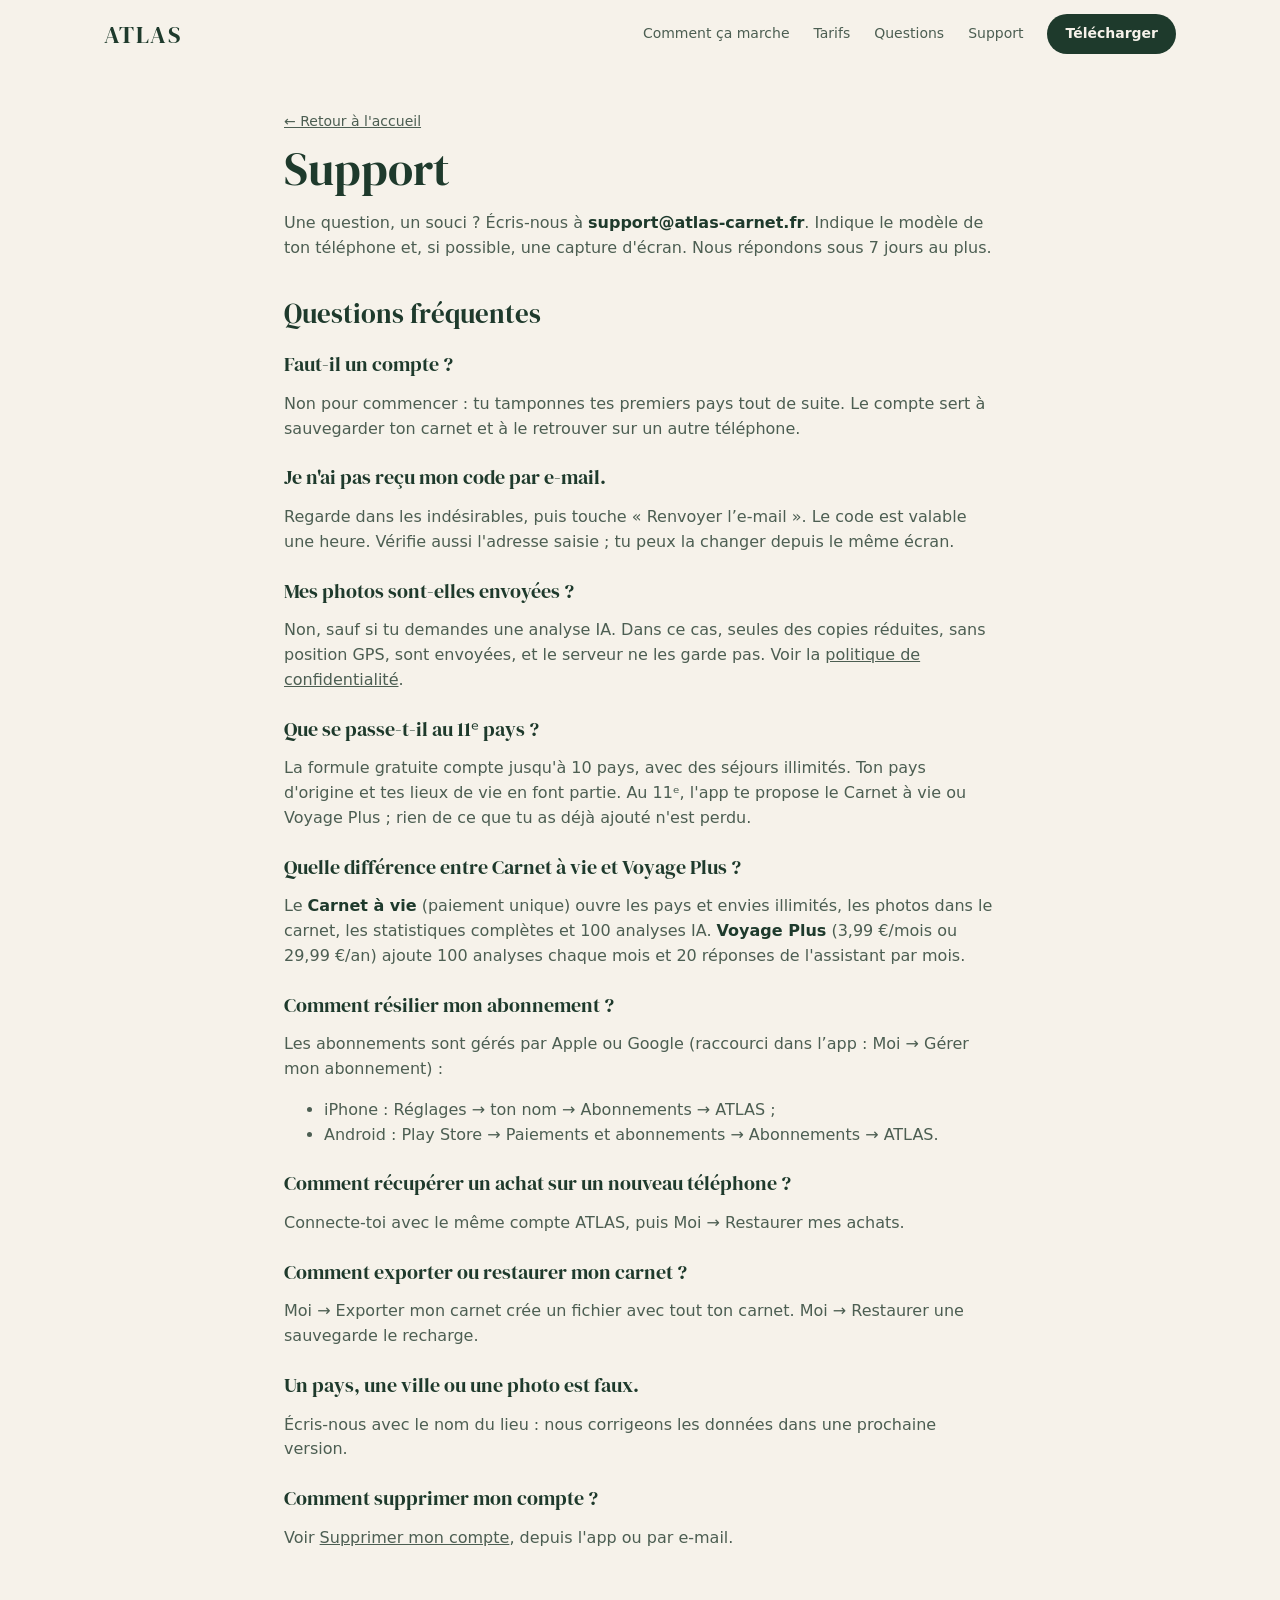
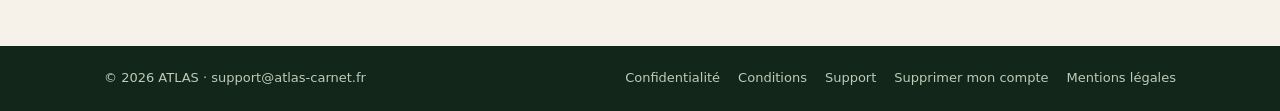
<file: support/index.html>
<!doctype html>
<html lang="fr"><head><meta charset="utf-8"><meta name="viewport" content="width=device-width,initial-scale=1">
<title>Support · ATLAS</title><meta name="description" content="Support d'ATLAS, le carnet de voyage tamponné pays après pays.">
<meta name="theme-color" content="#F6F2EA" media="(prefers-color-scheme: light)"><meta name="theme-color" content="#101A15" media="(prefers-color-scheme: dark)">
<meta property="og:title" content="Support · ATLAS"><meta property="og:description" content="Support d'ATLAS, le carnet de voyage tamponné pays après pays."><meta property="og:locale" content="fr_FR">
<link rel="icon" href="/assets/tampon.svg" type="image/svg+xml"><link rel="stylesheet" href="/style.css">
<link rel="preload" href="/assets/fonts/DMSerifDisplay-Regular.ttf" as="font" type="font/ttf" crossorigin></head>
<body><a class="skip" href="#contenu">Aller au contenu</a><header class="top"><div class="wrap"><a class="logo" href="/">ATLAS</a>
<nav class="main" aria-label="Navigation"><a href="/#comment">Comment ça marche</a><a href="/#tarifs">Tarifs</a><a href="/#questions">Questions</a><a href="/support/">Support</a><a class="dl" href="/#telecharger">Télécharger</a></nav></div></header><main id="contenu" class="doc"><a class="back" href="/">← Retour à l'accueil</a>
<h1>Support</h1>
<p>Une question, un souci ? Écris-nous à <strong>support@atlas-carnet.fr</strong>. Indique le modèle de ton téléphone et, si possible, une capture d'écran. Nous répondons sous 7 jours au plus.</p>
<h2>Questions fréquentes</h2>
<h3>Faut-il un compte ?</h3>
<p>Non pour commencer : tu tamponnes tes premiers pays tout de suite. Le compte sert à sauvegarder ton carnet et à le retrouver sur un autre téléphone.</p>
<h3>Je n'ai pas reçu mon code par e-mail.</h3>
<p>Regarde dans les indésirables, puis touche « Renvoyer l’e-mail ». Le code est valable une heure. Vérifie aussi l'adresse saisie ; tu peux la changer depuis le même écran.</p>
<h3>Mes photos sont-elles envoyées ?</h3>
<p>Non, sauf si tu demandes une analyse IA. Dans ce cas, seules des copies réduites, sans position GPS, sont envoyées, et le serveur ne les garde pas. Voir la <a href="/confidentialite/">politique de confidentialité</a>.</p>
<h3>Que se passe-t-il au 11ᵉ pays ?</h3>
<p>La formule gratuite compte jusqu'à 10 pays, avec des séjours illimités. Ton pays d'origine et tes lieux de vie en font partie. Au 11ᵉ, l'app te propose le Carnet à vie ou Voyage Plus ; rien de ce que tu as déjà ajouté n'est perdu.</p>
<h3>Quelle différence entre Carnet à vie et Voyage Plus ?</h3>
<p>Le <strong>Carnet à vie</strong> (paiement unique) ouvre les pays et envies illimités, les photos dans le carnet, les statistiques complètes et 100 analyses IA. <strong>Voyage Plus</strong> (3,99 €/mois ou 29,99 €/an) ajoute 100 analyses chaque mois et 20 réponses de l'assistant par mois.</p>
<h3>Comment résilier mon abonnement ?</h3>
<p>Les abonnements sont gérés par Apple ou Google (raccourci dans l’app : Moi → Gérer mon abonnement) :</p>
<ul><li>iPhone : Réglages → ton nom → Abonnements → ATLAS ;</li><li>Android : Play Store → Paiements et abonnements → Abonnements → ATLAS.</li></ul>
<h3>Comment récupérer un achat sur un nouveau téléphone ?</h3>
<p>Connecte-toi avec le même compte ATLAS, puis Moi → Restaurer mes achats.</p>
<h3>Comment exporter ou restaurer mon carnet ?</h3>
<p>Moi → Exporter mon carnet crée un fichier avec tout ton carnet. Moi → Restaurer une sauvegarde le recharge.</p>
<h3>Un pays, une ville ou une photo est faux.</h3>
<p>Écris-nous avec le nom du lieu : nous corrigeons les données dans une prochaine version.</p>
<h3>Comment supprimer mon compte ?</h3>
<p>Voir <a href="/suppression-compte/">Supprimer mon compte</a>, depuis l'app ou par e-mail.</p></main><footer><div class="wrap"><span>© 2026 ATLAS · <a href="mailto:support@atlas-carnet.fr">support@atlas-carnet.fr</a></span>
<nav aria-label="Pages légales"><a href="/confidentialite/">Confidentialité</a><a href="/conditions/">Conditions</a><a href="/support/">Support</a><a href="/suppression-compte/">Supprimer mon compte</a><a href="/mentions-legales/">Mentions légales</a></nav></div></footer></body></html>
</file>
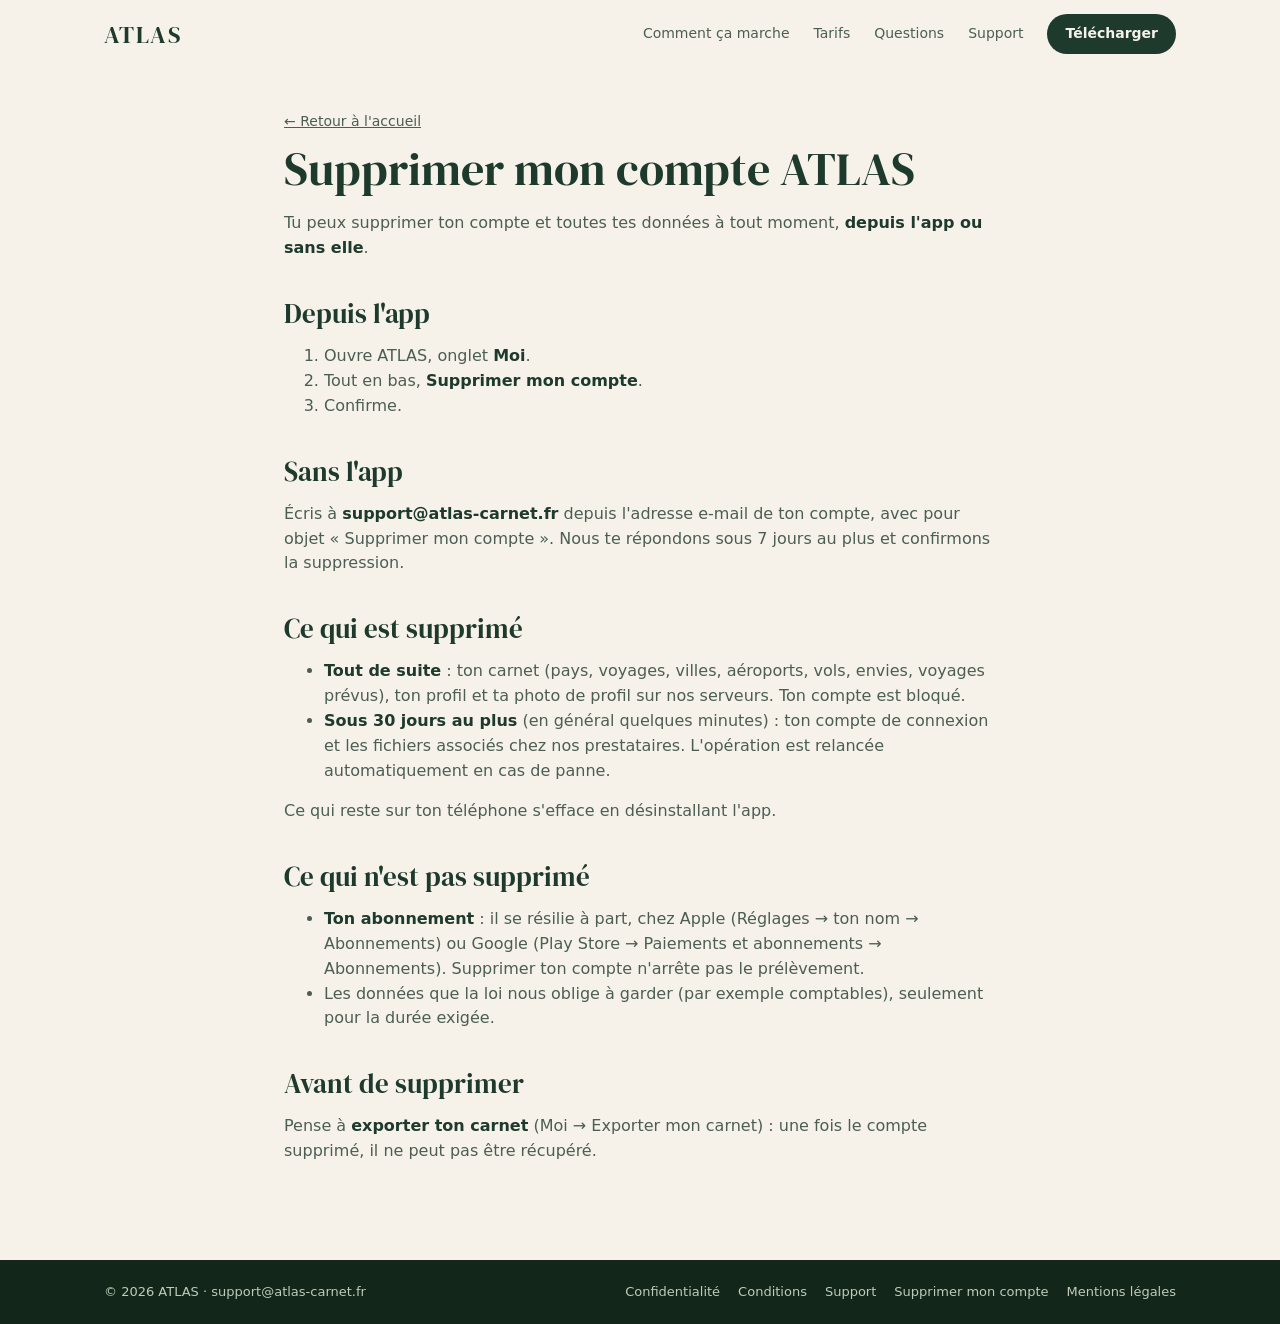
<file: suppression-compte/index.html>
<!doctype html>
<html lang="fr"><head><meta charset="utf-8"><meta name="viewport" content="width=device-width,initial-scale=1">
<title>Supprimer mon compte ATLAS · ATLAS</title><meta name="description" content="Supprimer mon compte ATLAS d'ATLAS, le carnet de voyage tamponné pays après pays.">
<meta name="theme-color" content="#F6F2EA" media="(prefers-color-scheme: light)"><meta name="theme-color" content="#101A15" media="(prefers-color-scheme: dark)">
<meta property="og:title" content="Supprimer mon compte ATLAS · ATLAS"><meta property="og:description" content="Supprimer mon compte ATLAS d'ATLAS, le carnet de voyage tamponné pays après pays."><meta property="og:locale" content="fr_FR">
<link rel="icon" href="/assets/tampon.svg" type="image/svg+xml"><link rel="stylesheet" href="/style.css">
<link rel="preload" href="/assets/fonts/DMSerifDisplay-Regular.ttf" as="font" type="font/ttf" crossorigin></head>
<body><a class="skip" href="#contenu">Aller au contenu</a><header class="top"><div class="wrap"><a class="logo" href="/">ATLAS</a>
<nav class="main" aria-label="Navigation"><a href="/#comment">Comment ça marche</a><a href="/#tarifs">Tarifs</a><a href="/#questions">Questions</a><a href="/support/">Support</a><a class="dl" href="/#telecharger">Télécharger</a></nav></div></header><main id="contenu" class="doc"><a class="back" href="/">← Retour à l'accueil</a>
<h1>Supprimer mon compte ATLAS</h1>
<p>Tu peux supprimer ton compte et toutes tes données à tout moment, <strong>depuis l'app ou sans elle</strong>.</p>
<h2>Depuis l'app</h2>
<ol><li>Ouvre ATLAS, onglet <strong>Moi</strong>.</li><li>Tout en bas, <strong>Supprimer mon compte</strong>.</li><li>Confirme.</li></ol>
<h2>Sans l'app</h2>
<p>Écris à <strong>support@atlas-carnet.fr</strong> depuis l'adresse e-mail de ton compte, avec pour objet « Supprimer mon compte ». Nous te répondons sous 7 jours au plus et confirmons la suppression.</p>
<h2>Ce qui est supprimé</h2>
<ul><li><strong>Tout de suite</strong> : ton carnet (pays, voyages, villes, aéroports, vols, envies, voyages prévus), ton profil et ta photo de profil sur nos serveurs. Ton compte est bloqué.</li><li><strong>Sous 30 jours au plus</strong> (en général quelques minutes) : ton compte de connexion et les fichiers associés chez nos prestataires. L'opération est relancée automatiquement en cas de panne.</li></ul>
<p>Ce qui reste sur ton téléphone s'efface en désinstallant l'app.</p>
<h2>Ce qui n'est pas supprimé</h2>
<ul><li><strong>Ton abonnement</strong> : il se résilie à part, chez Apple (Réglages → ton nom → Abonnements) ou Google (Play Store → Paiements et abonnements → Abonnements). Supprimer ton compte n'arrête pas le prélèvement.</li><li>Les données que la loi nous oblige à garder (par exemple comptables), seulement pour la durée exigée.</li></ul>
<h2>Avant de supprimer</h2>
<p>Pense à <strong>exporter ton carnet</strong> (Moi → Exporter mon carnet) : une fois le compte supprimé, il ne peut pas être récupéré.</p></main><footer><div class="wrap"><span>© 2026 ATLAS · <a href="mailto:support@atlas-carnet.fr">support@atlas-carnet.fr</a></span>
<nav aria-label="Pages légales"><a href="/confidentialite/">Confidentialité</a><a href="/conditions/">Conditions</a><a href="/support/">Support</a><a href="/suppression-compte/">Supprimer mon compte</a><a href="/mentions-legales/">Mentions légales</a></nav></div></footer></body></html>
</file>
<file: style.css>
/* atlas-carnet.fr — planche 20 v2 validée le 21/11/2026. Couleurs de l'app ; sombre = « Forêt de nuit » (planche 30 A). */
@font-face{font-family:"DM Serif Display";src:url("/assets/fonts/DMSerifDisplay-Regular.ttf") format("truetype");font-weight:400;font-display:swap}
:root{
  --bg:#F6F2EA;--paper:#FFFCF5;--card:#FFFDF8;--ink:#1E3A2C;--ink2:#4C5E52;--ink3:#6E7A70;
  --sage:#E4E8D6;--line:#E3DED0;--gold:#9A7430;--visited:#2F5D45;
  --btn:#1E3A2C;--btnt:#F6F2EA;--band:#16301F;--bandt:#F6F2EA;--bandt2:#C9D3C0;--foot:#122619;
  --serif:"DM Serif Display",Georgia,serif;--sans:system-ui,-apple-system,"Segoe UI",Roboto,sans-serif;
  color-scheme:light dark;
}
@media (prefers-color-scheme:dark){:root{
  --bg:#101A15;--paper:#14211A;--card:#1A2921;--ink:#ECE6D6;--ink2:#B4BDAE;--ink3:#97A290;
  --sage:#22332A;--line:#2A3B31;--gold:#D6A957;--visited:#7DB592;
  --btn:#D6A957;--btnt:#16201A;--band:#0B130F;--foot:#0B130F}}
*{box-sizing:border-box}
html{scroll-behavior:smooth}
body{margin:0;background:var(--bg);color:var(--ink);font:16px/1.55 var(--sans);-webkit-font-smoothing:antialiased}
img{max-width:100%;display:block}
a{color:inherit}
.wrap{max-width:1120px;margin:0 auto;padding:0 24px}
.k{font:700 12px var(--sans);letter-spacing:.14em;text-transform:uppercase;color:var(--gold);margin:0 0 10px}
h1,h2,h3{font-family:var(--serif);font-weight:400;line-height:1.08;margin:0}
.skip{position:absolute;left:-999px}.skip:focus{left:16px;top:16px;background:var(--card);padding:8px 12px;z-index:9}
/* En-tête */
header.top{position:sticky;top:0;z-index:5;background:color-mix(in srgb,var(--bg) 92%,transparent);backdrop-filter:blur(8px);border-bottom:1px solid transparent}
header.top .wrap{display:flex;align-items:center;justify-content:space-between;height:68px}
.logo{font:400 24px var(--serif);letter-spacing:.06em;text-decoration:none}
nav.main{display:flex;gap:24px;align-items:center;font-size:14px;color:var(--ink2)}
nav.main a{text-decoration:none}nav.main a:hover{color:var(--ink)}
.dl{background:var(--btn);color:var(--btnt)!important;border-radius:99px;padding:9px 18px;font-weight:700}
/* Badges (remplacés par les badges officiels au lancement) */
.badges{display:flex;gap:10px;flex-wrap:wrap}
.badge{display:inline-flex;align-items:center;gap:9px;background:#111;color:#fff;border-radius:10px;padding:8px 16px 8px 12px;font:12px/1.15 var(--sans);text-decoration:none;border:1px solid #444}
.badge b{display:block;font:600 17px/1.15 var(--sans)}.badge svg{width:24px;height:24px;fill:#fff;flex:none}
.reass{display:flex;flex-wrap:wrap;gap:6px 18px;margin:18px 0 0;padding:0;list-style:none;font:600 13.5px var(--sans);color:var(--ink2)}
.reass li::before{content:"✓ ";color:var(--visited);font-weight:800}
.shot{height:auto;border-radius:32px;border:7px solid #1E1E1E;overflow:hidden;background:#fff;box-shadow:0 18px 40px -18px rgba(0,0,0,.5)}
/* Haut de page */
.hero{display:grid;grid-template-columns:1.05fr 1fr;gap:24px;align-items:center;padding-block:36px 56px}
.hero h1{font-size:clamp(40px,5.6vw,62px);margin-bottom:18px}
.hero p.lead{font-size:17px;color:var(--ink2);margin:0 0 24px;max-width:470px}
.trio{position:relative;height:500px}
.trio .shot{position:absolute;width:220px}
.trio .s1{left:4%;top:46px;transform:rotate(-6deg)}.trio .s2{left:30%;top:0;z-index:2}.trio .s3{left:56%;top:50px;transform:rotate(6deg)}
.trio .stamp{position:absolute;left:-4%;bottom:-6px;width:180px;z-index:3;transform:rotate(-10deg);mix-blend-mode:multiply}
@media (prefers-color-scheme:dark){.trio .stamp{mix-blend-mode:normal;filter:drop-shadow(0 0 1px #F6F2EA)}}
/* Carte */
.mapband{position:relative;min-height:460px;background:#E6ECE0 url(/assets/carte.png) 50% 50%/cover no-repeat;border-block:1px solid var(--line);display:flex;align-items:center}
.mapcard{background:rgba(255,252,245,.95);color:#1E3A2C;border-radius:22px;padding:24px 26px;max-width:360px;box-shadow:0 14px 30px -16px rgba(0,0,0,.35)}
.mapcard .k{color:#9A7430}.mapcard h2{font-size:34px;margin-bottom:8px}.mapcard p{margin:0;font-size:14.5px;color:#4C5E52}
.nums{display:flex;gap:22px;margin-top:14px}.nums b{display:block;font:400 30px var(--serif)}.nums span{font-size:12px;color:#6E7A70}
/* Sections */
section.s{padding:72px 0 8px}
section.s>.wrap>h2{font-size:clamp(30px,4vw,40px);text-align:center}
section.s>.wrap>.sub{text-align:center;color:var(--ink2);margin:8px 0 34px}
.steps{display:grid;grid-template-columns:repeat(3,1fr);gap:30px;text-align:center}
.n{width:40px;height:40px;border-radius:50%;background:var(--btn);color:var(--btnt);display:grid;place-items:center;font:400 21px var(--serif);margin:0 auto 12px}
.steps h3,.feat h3{font-size:24px;margin-bottom:6px}
.steps p,.feat p{color:var(--ink2);font-size:14.5px;margin:0 auto 18px;max-width:290px}
.steps .shot,.feat .shot{width:200px;margin:0 auto;border-radius:28px;border-width:6px}
.feat{display:grid;grid-template-columns:repeat(3,1fr);gap:22px}
.feat article{background:var(--card);border:1px solid var(--line);border-radius:22px;padding:22px}
.feat .shot{margin-bottom:18px}.feat p{margin:0;max-width:none}
.priv{margin-top:72px;background:var(--sage);border-radius:26px;padding:34px;display:grid;grid-template-columns:1fr 1.6fr;gap:34px;align-items:center}
.priv h2{font-size:36px;margin-bottom:8px}.priv>div>p{margin:0;color:var(--ink2)}
.pts{display:grid;grid-template-columns:1fr 1fr;gap:12px}
.pts div{background:var(--card);border-radius:16px;padding:14px 16px;font-size:14px;color:var(--ink2)}.pts b{display:block;color:var(--ink);margin-bottom:2px}
.plans{display:grid;grid-template-columns:repeat(3,1fr);gap:20px;align-items:start}
.plan{background:var(--card);border:1px solid var(--line);border-radius:24px;padding:24px;position:relative}
.plan.on{border:2px solid var(--gold)}
.plan .tg{position:absolute;top:-13px;left:22px;background:var(--gold);color:#fff;font:700 11px var(--sans);letter-spacing:.1em;padding:5px 11px;border-radius:99px}
@media (prefers-color-scheme:dark){.plan .tg{color:#16201A}}
.plan h3{font-size:26px}.pr{font:400 34px var(--serif);margin:6px 0 0}.pr small{font:500 14px var(--sans);color:var(--ink3)}
.plan .note{font-size:13.5px;color:var(--ink3);margin:2px 0 0}
.plan ul{list-style:none;padding:0;margin:14px 0 0;font-size:14.5px;color:var(--ink2)}.plan li{padding:7px 0;border-top:1px solid var(--line)}
.plan li::before{content:"✓ ";color:var(--visited);font-weight:800}
.faq{max-width:780px;margin:0 auto}
.faq details{border-bottom:1px solid var(--line);padding:16px 4px}
.faq summary{font-weight:700;cursor:pointer;list-style:none;display:flex;justify-content:space-between;gap:16px}
.faq summary::-webkit-details-marker{display:none}
.faq summary::after{content:"+";color:var(--gold);font-size:22px;line-height:1}.faq details[open] summary::after{content:"−"}
.faq details p{margin:10px 0 0;color:var(--ink2)}
.final{margin-top:80px;background:var(--band);color:var(--bandt)}
.final .wrap{display:flex;justify-content:space-between;align-items:center;gap:24px;padding-block:48px;flex-wrap:wrap}
.final h2{font-size:40px;color:var(--bandt)}.final p{margin:6px 0 0;color:var(--bandt2)}
.final .badge{background:#fff;color:#111}.final .badge svg{fill:#111}
footer{background:var(--foot);color:#BFCBB8;font-size:13px}
footer .wrap{display:flex;justify-content:space-between;gap:16px;padding-block:22px;flex-wrap:wrap}
footer nav{display:flex;gap:18px;flex-wrap:wrap}footer a{text-decoration:none}footer a:hover{color:#fff}
/* Pages légales */
.doc{max-width:760px;margin:0 auto;padding:40px 24px 80px}
.doc h1{font-size:clamp(34px,5vw,46px);margin:10px 0 18px}
.doc h2{font-size:27px;margin:38px 0 10px}.doc h3{font-size:20px;margin:26px 0 6px}
.doc p,.doc li{color:var(--ink2)}.doc strong{color:var(--ink)}
.doc table{width:100%;border-collapse:collapse;font-size:14.5px;margin:12px 0;display:block;overflow-x:auto}
.doc th,.doc td{text-align:left;padding:9px 10px;border-bottom:1px solid var(--line);vertical-align:top}
.doc th{color:var(--ink);font-weight:700}
.back{font-size:14px;color:var(--ink2)}
.todo{background:#FFF2C6;color:#5A4410;border-radius:4px;padding:0 4px}
/* Téléphone */
@media (max-width:860px){
  nav.main a:not(.dl){display:none}
  .hero{grid-template-columns:1fr;padding-top:20px}
  .mapband .wrap{width:100%}
  .trio{height:360px;max-width:420px;margin:0 auto;width:100%}
  .trio .shot{width:160px;border-width:5px;border-radius:24px}.trio .stamp{width:130px}
  .mapband{min-height:520px;align-items:flex-end;padding-bottom:20px;background-position:48% 0;background-size:auto 340px}
  .steps,.feat,.plans,.priv,.pts{grid-template-columns:1fr}
  .priv{padding:24px}
  .plans{gap:28px}
}
@media (prefers-reduced-motion:reduce){html{scroll-behavior:auto}}
</file>
